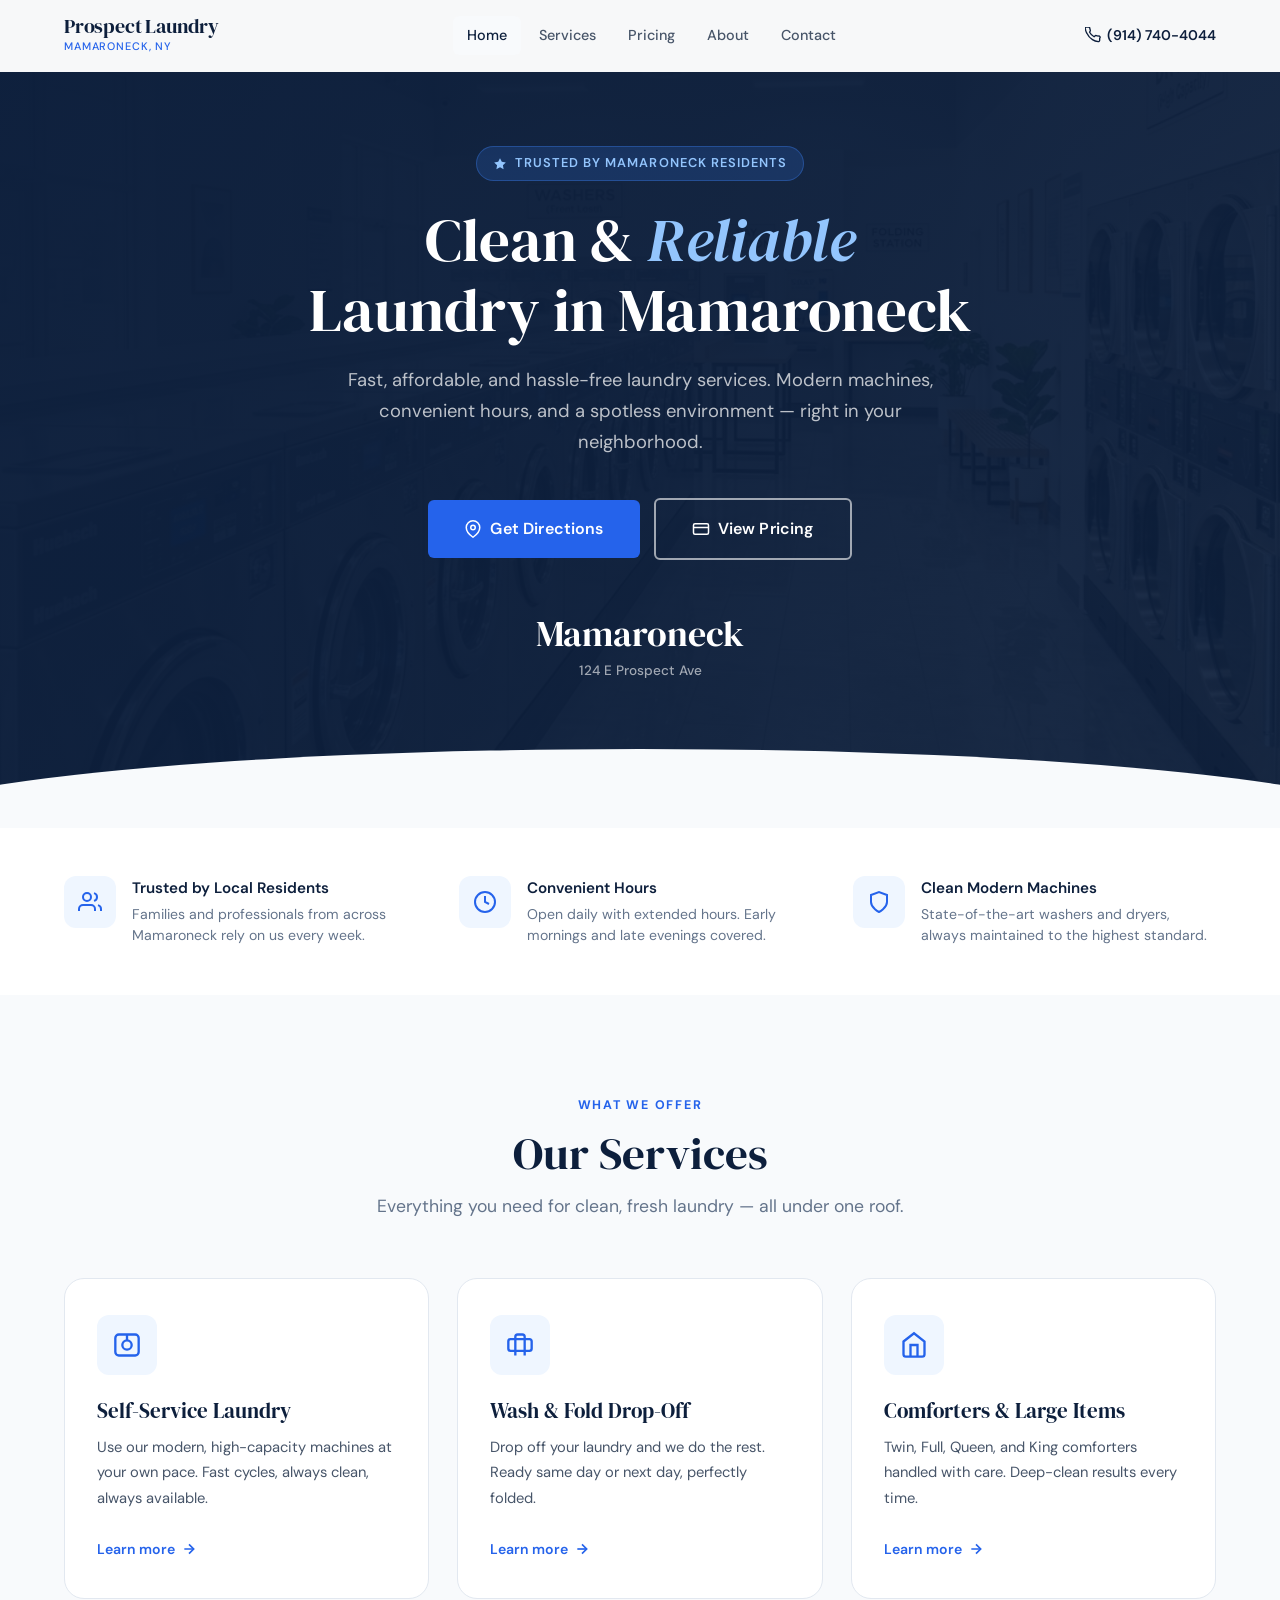
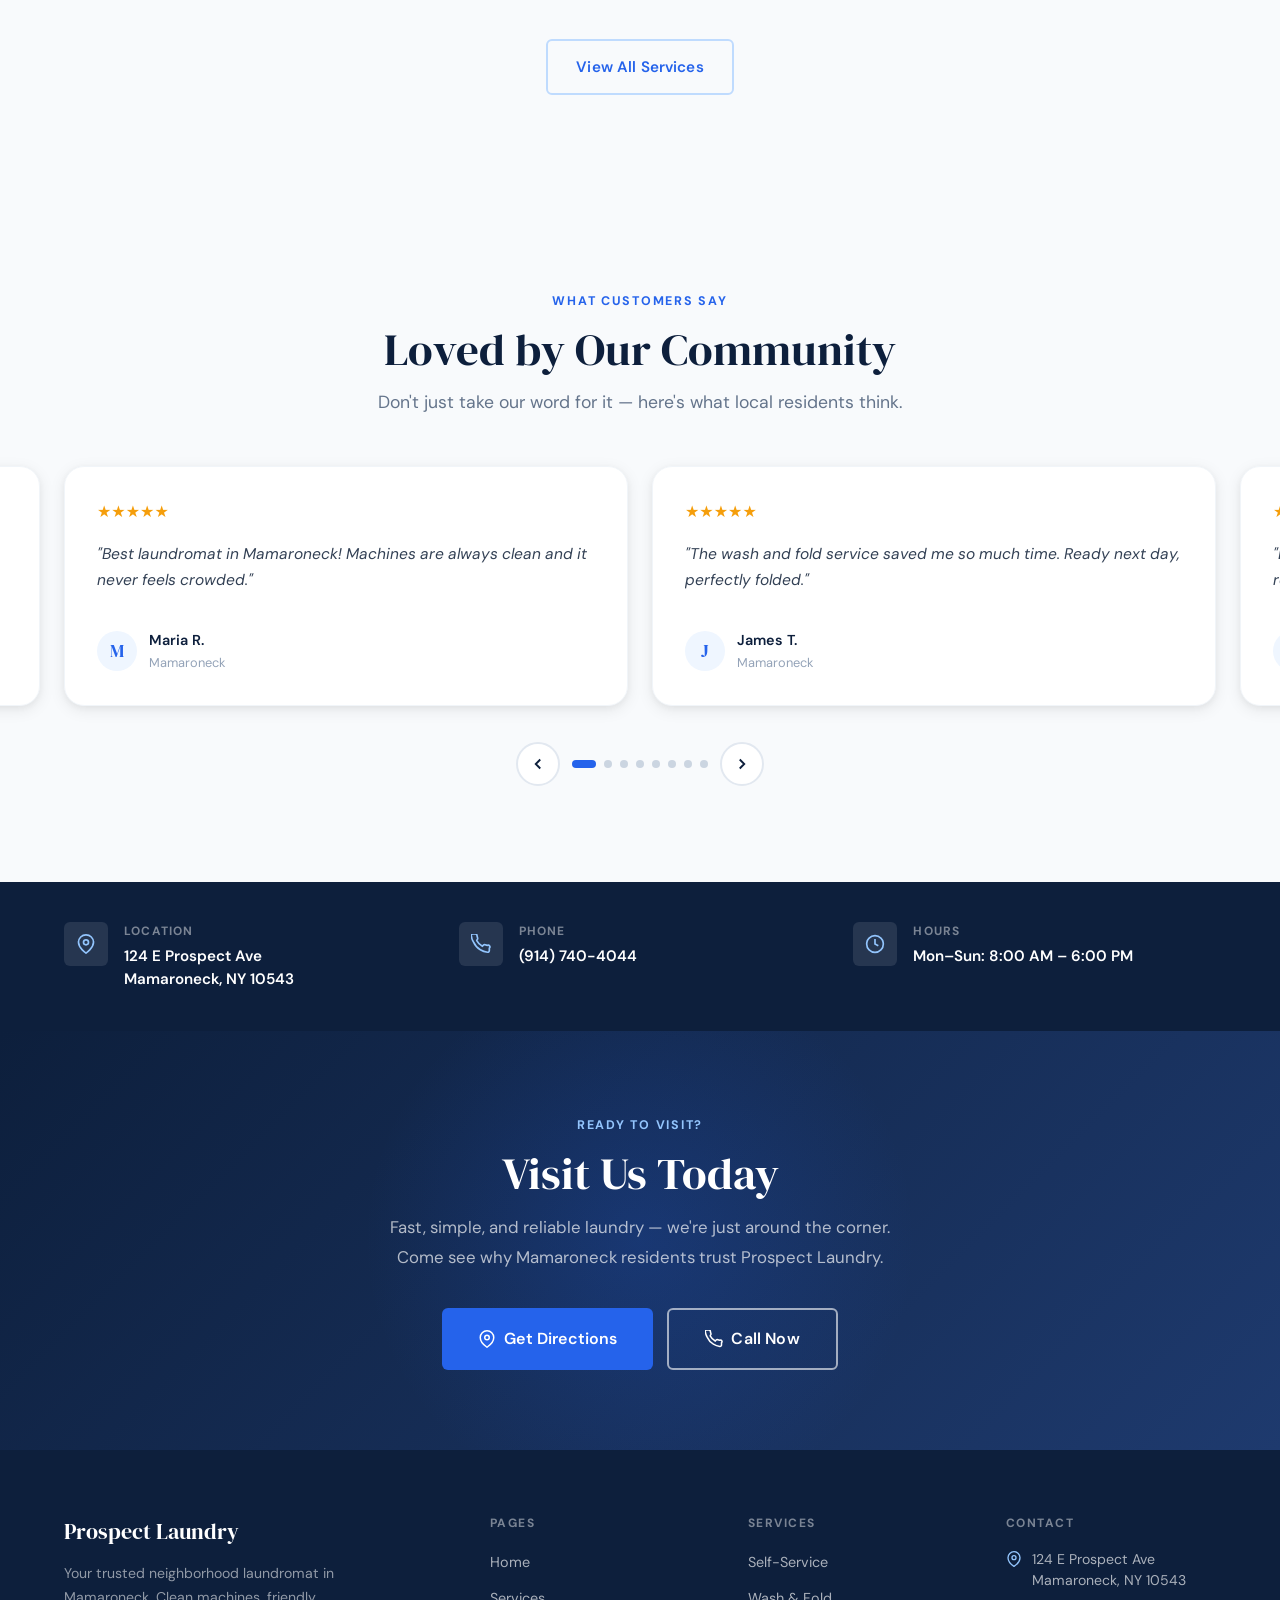
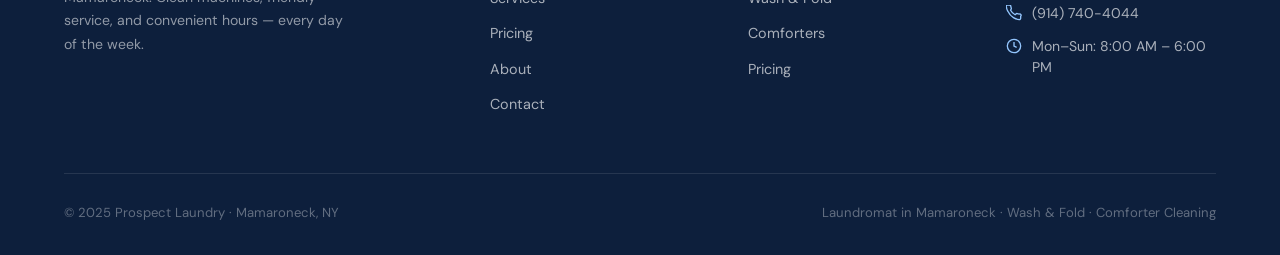
<file: index.html>
<!DOCTYPE html>
<html lang="en">
<head>
  <meta charset="UTF-8">
  <meta name="viewport" content="width=device-width, initial-scale=1.0">
  <title>Laundromat in Mamaroneck, NY | Prospect Laundry</title>
  <meta name="description" content="Prospect Laundry – clean, modern laundromat in Mamaroneck, NY. Self-service, wash &amp; fold drop-off, and comforter cleaning. Open Daily: 8:00 AM – 6:00 PM.">
  <link rel="stylesheet" href="css/styles.css">
  <link rel="icon" type="image/png" href="assets/images/favicon.png">
</head>
<body>

<a href="#main" class="skip-link" style="position:absolute; left:-10000px; top:auto; width:1px; height:1px; overflow:hidden;">Skip to content</a>

<!-- NAV -->
<header class="nav" id="main-nav">
  <div class="nav-inner">
    <a href="index.html" class="nav-brand">
      <span class="nav-brand-name">Prospect Laundry</span>
      <span class="nav-brand-tagline">Mamaroneck, NY</span>
    </a>
    <nav class="nav-links">
      <a href="index.html">Home</a>
      <a href="services.html">Services</a>
      <a href="pricing.html">Pricing</a>
      <a href="about.html">About</a>
      <a href="contact.html">Contact</a>
    </nav>
    <div class="nav-cta">
      <a href="tel:+19147404044" class="nav-phone">
        <svg viewBox="0 0 24 24" fill="none" stroke="currentColor" stroke-width="2"><path d="M22 16.92v3a2 2 0 01-2.18 2 19.79 19.79 0 01-8.63-3.07A19.5 19.5 0 013.07 9.81 19.79 19.79 0 01.22 1.18 2 2 0 012.18 0h3a2 2 0 012 1.72c.127.96.361 1.903.7 2.81a2 2 0 01-.45 2.11L6.91 7.91a16 16 0 006.72 6.72l1.28-1.27a2 2 0 012.11-.45c.907.339 1.85.573 2.81.7A2 2 0 0122 16.92z"/></svg>
        (914) 740-4044
      </a>
    </div>
    <button class="nav-hamburger" id="hamburger" aria-label="Menu">
      <span></span><span></span><span></span>
    </button>
  </div>
</header>

<!-- MOBILE NAV -->
<nav class="nav-mobile" id="mobile-menu">
  <a href="index.html">Home</a><a href="services.html">Services</a><a href="pricing.html">Pricing</a>
  <a href="about.html">About</a><a href="contact.html">Contact</a>
  <a href="tel:+19147404044" class="nav-mobile-phone" aria-label="Call (914) 740-4044">📞 (914) 740-4044</a>
</nav>

<main id="main">

<!-- HERO -->
<section class="hero gray-after">
  <div class="hero-bg" style="background-image: url('assets/images/hero.png');"></div>
  <div class="hero-overlay"></div>
  <div class="hero-content">
    <div class="hero-badge">
      <svg width="14" height="14" viewBox="0 0 24 24" fill="currentColor"><path d="M12 2L15.09 8.26L22 9.27L17 14.14L18.18 21.02L12 17.77L5.82 21.02L7 14.14L2 9.27L8.91 8.26L12 2Z"/></svg>
      Trusted by Mamaroneck residents
    </div>
    <h1>Clean &amp; <em>Reliable</em><br>Laundry in Mamaroneck</h1>
    <p class="hero-sub">Fast, affordable, and hassle-free laundry services. Modern machines, convenient hours, and a spotless environment — right in your neighborhood.</p>
    <div class="hero-actions">
      <a href="https://maps.google.com/?q=124+E+Prospect+Ave+Mamaroneck+NY" target="_blank" rel="noopener" class="btn btn-primary btn-lg" id="hero-directions">
        <svg viewBox="0 0 24 24" fill="none" stroke="currentColor" stroke-width="2"><path d="M21 10c0 7-9 13-9 13s-9-6-9-13a9 9 0 0118 0z"/><circle cx="12" cy="10" r="3"/></svg>
        Get Directions
      </a>
      <a href="pricing.html" class="btn btn-secondary btn-lg" id="hero-pricing">
        <svg viewBox="0 0 24 24" fill="none" stroke="currentColor" stroke-width="2"><rect x="2" y="5" width="20" height="14" rx="2"/><line x1="2" y1="10" x2="22" y2="10"/></svg>
        View Pricing
      </a>
    </div>
    <div class="hero-stats">
      <div class="hero-stat-item">
        <span class="hero-stat-num">Mamaroneck</span>
        <span class="hero-stat-label">124 E Prospect Ave</span>
      </div>
    </div>
  </div>
</section>

<!-- TRUST BAR -->
<section class="trust-bar">
  <div class="container">
    <div class="trust-grid">
      <div class="trust-item fade-up">
        <div class="trust-icon">
          <svg viewBox="0 0 24 24" fill="none" stroke="currentColor" stroke-width="2"><path d="M17 21v-2a4 4 0 00-4-4H5a4 4 0 00-4 4v2"/><circle cx="9" cy="7" r="4"/><path d="M23 21v-2a4 4 0 00-3-3.87"/><path d="M16 3.13a4 4 0 010 7.75"/></svg>
        </div>
        <div>
          <div class="trust-item-title">Trusted by Local Residents</div>
          <div class="trust-item-desc">Families and professionals from across Mamaroneck rely on us every week.</div>
        </div>
      </div>
      <div class="trust-item fade-up fade-up-delay-1">
        <div class="trust-icon">
          <svg viewBox="0 0 24 24" fill="none" stroke="currentColor" stroke-width="2"><circle cx="12" cy="12" r="10"/><path d="M12 6v6l4 2"/></svg>
        </div>
        <div>
          <div class="trust-item-title">Convenient Hours</div>
          <div class="trust-item-desc">Open daily with extended hours. Early mornings and late evenings covered.</div>
        </div>
      </div>
      <div class="trust-item fade-up fade-up-delay-2">
        <div class="trust-icon">
          <svg viewBox="0 0 24 24" fill="none" stroke="currentColor" stroke-width="2"><path d="M12 22s8-4 8-10V5l-8-3-8 3v7c0 6 8 10 8 10z"/></svg>
        </div>
        <div>
          <div class="trust-item-title">Clean Modern Machines</div>
          <div class="trust-item-desc">State-of-the-art washers and dryers, always maintained to the highest standard.</div>
        </div>
      </div>
    </div>
  </div>
</section>

<!-- SERVICES PREVIEW -->
<section style="background: var(--gray-50); padding: var(--section-pad) 0;">
  <div class="container">
    <div class="text-center fade-up" style="margin-bottom: 56px;">
      <span class="section-label">What We Offer</span>
      <h2 class="section-title">Our Services</h2>
      <p class="section-subtitle" style="margin-top: 12px;">Everything you need for clean, fresh laundry — all under one roof.</p>
    </div>
    <div class="services-grid">
      <div class="service-card fade-up">
        <div class="service-icon">
          <svg viewBox="0 0 24 24" fill="none" stroke="currentColor" stroke-width="2"><rect x="2" y="3" width="20" height="18" rx="3"/><circle cx="12" cy="12" r="4"/><line x1="12" y1="3" x2="12" y2="8"/></svg>
        </div>
        <h3>Self-Service Laundry</h3>
        <p>Use our modern, high-capacity machines at your own pace. Fast cycles, always clean, always available.</p>
        <a href="services.html#self-service" class="service-card-link" aria-label="Learn more about Self-Service Laundry">
          Learn more
          <svg viewBox="0 0 24 24" fill="none" stroke="currentColor" stroke-width="2.5"><line x1="5" y1="12" x2="19" y2="12"/><polyline points="12 5 19 12 12 19"/></svg>
        </a>
      </div>
      <div class="service-card fade-up fade-up-delay-1">
        <div class="service-icon">
          <svg viewBox="0 0 24 24" fill="none" stroke="currentColor" stroke-width="2"><path d="M20 7H4a2 2 0 00-2 2v6a2 2 0 002 2h16a2 2 0 002-2V9a2 2 0 00-2-2z"/><path d="M16 21V5a2 2 0 00-2-2h-4a2 2 0 00-2 2v16"/></svg>
        </div>
        <h3>Wash &amp; Fold Drop-Off</h3>
        <p>Drop off your laundry and we do the rest. Ready same day or next day, perfectly folded.</p>
        <a href="services.html#wash-fold" class="service-card-link" aria-label="Learn more about Wash and Fold Drop-Off">
          Learn more
          <svg viewBox="0 0 24 24" fill="none" stroke="currentColor" stroke-width="2.5"><line x1="5" y1="12" x2="19" y2="12"/><polyline points="12 5 19 12 12 19"/></svg>
        </a>
      </div>
      <div class="service-card fade-up fade-up-delay-2">
        <div class="service-icon">
          <svg viewBox="0 0 24 24" fill="none" stroke="currentColor" stroke-width="2"><path d="M3 9l9-7 9 7v11a2 2 0 01-2 2H5a2 2 0 01-2-2z"/><polyline points="9 22 9 12 15 12 15 22"/></svg>
        </div>
        <h3>Comforters &amp; Large Items</h3>
        <p>Twin, Full, Queen, and King comforters handled with care. Deep-clean results every time.</p>
        <a href="services.html#comforters" class="service-card-link" aria-label="Learn more about Comforters and Large Items cleaning">
          Learn more
          <svg viewBox="0 0 24 24" fill="none" stroke="currentColor" stroke-width="2.5"><line x1="5" y1="12" x2="19" y2="12"/><polyline points="12 5 19 12 12 19"/></svg>
        </a>
      </div>
    </div>
    <div style="text-align: center; margin-top: 40px;">
      <a href="services.html" class="btn btn-outline">View All Services</a>
    </div>
  </div>
</section>

<!-- REVIEWS CAROUSEL -->
<section class="reviews-section" id="reviews-carousel">
  <div class="container">
    <div class="text-center fade-up" style="margin-bottom: 48px;">
      <span class="section-label">What Customers Say</span>
      <h2 class="section-title">Loved by Our Community</h2>
      <p class="section-subtitle" style="margin-top: 12px;">Don't just take our word for it — here's what local residents think.</p>
    </div>
    <div class="carousel-container">
      <div class="carousel-wrap" id="reviews-carousel">
        <div class="carousel-track">
          <div class="review-card">
            <div class="review-stars">★★★★★</div>
            <p class="review-quote">"Best laundromat in Mamaroneck! Machines are always clean and it never feels crowded."</p>
            <div class="review-author"><div class="review-avatar">M</div><div><div class="review-name">Maria R.</div><div class="review-location">Mamaroneck</div></div></div>
          </div>
          <div class="review-card">
            <div class="review-stars">★★★★★</div>
            <p class="review-quote">"The wash and fold service saved me so much time. Ready next day, perfectly folded."</p>
            <div class="review-author"><div class="review-avatar">J</div><div><div class="review-name">James T.</div><div class="review-location">Mamaroneck</div></div></div>
          </div>
          <div class="review-card">
            <div class="review-stars">★★★★★</div>
            <p class="review-quote">"Dropped off my comforter and it came back cleaner than ever. Very reasonable price."</p>
            <div class="review-author"><div class="review-avatar">S</div><div><div class="review-name">Sofia L.</div><div class="review-location">Mamaroneck</div></div></div>
          </div>
          <div class="review-card">
            <div class="review-stars">★★★★★</div>
            <p class="review-quote">"Clean, fast, and friendly. I've been coming here for 2 years and never had a bad experience."</p>
            <div class="review-author"><div class="review-avatar">K</div><div><div class="review-name">Kevin M.</div><div class="review-location">Mamaroneck</div></div></div>
          </div>
          <div class="review-card">
            <div class="review-stars">★★★★★</div>
            <p class="review-quote">"Super convenient location. The machines are modern and the place is always spotless."</p>
            <div class="review-author"><div class="review-avatar">P</div><div><div class="review-name">Priya S.</div><div class="review-location">Mamaroneck</div></div></div>
          </div>
          <div class="review-card">
            <div class="review-stars">★★★★★</div>
            <p class="review-quote">"Used the drop-off service for the first time — amazing value. Will definitely be back."</p>
            <div class="review-author"><div class="review-avatar">D</div><div><div class="review-name">Daniel W.</div><div class="review-location">Mamaroneck</div></div></div>
          </div>
          <div class="review-card">
            <div class="review-stars">★★★★★</div>
            <p class="review-quote">"I love that they're open early. I can drop off before work and pick up after. Perfect!"</p>
            <div class="review-author"><div class="review-avatar">R</div><div><div class="review-name">Rachel H.</div><div class="review-location">Mamaroneck</div></div></div>
          </div>
          <div class="review-card">
            <div class="review-stars">★★★★★</div>
            <p class="review-quote">"Hands-down the best laundry service in the area. Highly recommend the wash &amp; fold."</p>
            <div class="review-author"><div class="review-avatar">C</div><div><div class="review-name">Carlos M.</div><div class="review-location">Mamaroneck</div></div></div>
          </div>
        </div>
      </div>
      <div class="carousel-controls">
        <button class="carousel-btn carousel-btn-prev" aria-label="Previous">
          <svg viewBox="0 0 24 24" fill="none" stroke="currentColor" stroke-width="2.5"><polyline points="15 18 9 12 15 6"/></svg>
        </button>
        <div class="carousel-dots"></div>
        <button class="carousel-btn carousel-btn-next" aria-label="Next">
          <svg viewBox="0 0 24 24" fill="none" stroke="currentColor" stroke-width="2.5"><polyline points="9 18 15 12 9 6"/></svg>
        </button>
      </div>
    </div>
  </div>
</section>

<!-- QUICK INFO BAR -->
<div class="info-bar">
  <div class="container">
    <div class="info-bar-grid">
      <div class="info-bar-item">
        <div class="info-bar-icon"><svg viewBox="0 0 24 24" fill="none" stroke="currentColor" stroke-width="2"><path d="M21 10c0 7-9 13-9 13s-9-6-9-13a9 9 0 0118 0z"/><circle cx="12" cy="10" r="3"/></svg></div>
        <div>
          <div class="info-bar-label">Location</div>
          <div class="info-bar-value">124 E Prospect Ave<br>Mamaroneck, NY 10543</div>
        </div>
      </div>
      <div class="info-bar-item">
        <div class="info-bar-icon"><svg viewBox="0 0 24 24" fill="none" stroke="currentColor" stroke-width="2"><path d="M22 16.92v3a2 2 0 01-2.18 2 19.79 19.79 0 01-8.63-3.07A19.5 19.5 0 013.07 9.81 19.79 19.79 0 01.22 1.18 2 2 0 012.18 0h3a2 2 0 012 1.72c.127.96.361 1.903.7 2.81a2 2 0 01-.45 2.11L6.91 7.91a16 16 0 006.72 6.72l1.28-1.27a2 2 0 012.11-.45c.907.339 1.85.573 2.81.7A2 2 0 0122 16.92z"/></svg></div>
        <div>
          <div class="info-bar-label">Phone</div>
          <div class="info-bar-value"><a href="tel:+19147404044">(914) 740-4044</a></div>
        </div>
      </div>
      <div class="info-bar-item">
        <div class="info-bar-icon"><svg viewBox="0 0 24 24" fill="none" stroke="currentColor" stroke-width="2"><circle cx="12" cy="12" r="10"/><polyline points="12 6 12 12 16 14"/></svg></div>
        <div>
          <div class="info-bar-label">Hours</div>
          <div class="info-bar-value">Mon–Sun: 8:00 AM – 6:00 PM</div>
        </div>
      </div>
    </div>
  </div>
</div>

<!-- CTA BANNER -->
<section class="cta-banner">
  <div class="container" style="position: relative; z-index: 2;">
    <span class="section-label" style="color: #93C5FD;">Ready to Visit?</span>
    <h2>Visit Us Today</h2>
    <p>Fast, simple, and reliable laundry — we're just around the corner.<br>Come see why Mamaroneck residents trust Prospect Laundry.</p>
    <div class="cta-banner-actions">
      <a href="https://maps.google.com/?q=124+E+Prospect+Ave+Mamaroneck+NY" target="_blank" rel="noopener" class="btn btn-primary btn-lg" id="cta-directions">
        <svg viewBox="0 0 24 24" fill="none" stroke="currentColor" stroke-width="2"><path d="M21 10c0 7-9 13-9 13s-9-6-9-13a9 9 0 0118 0z"/><circle cx="12" cy="10" r="3"/></svg>
        Get Directions
      </a>
      <a href="tel:+19147404044" class="btn btn-secondary btn-lg" id="cta-call">
        <svg viewBox="0 0 24 24" fill="none" stroke="currentColor" stroke-width="2"><path d="M22 16.92v3a2 2 0 01-2.18 2 19.79 19.79 0 01-8.63-3.07A19.5 19.5 0 013.07 9.81 19.79 19.79 0 01.22 1.18 2 2 0 012.18 0h3a2 2 0 012 1.72c.127.96.361 1.903.7 2.81a2 2 0 01-.45 2.11L6.91 7.91a16 16 0 006.72 6.72l1.28-1.27a2 2 0 012.11-.45c.907.339 1.85.573 2.81.7A2 2 0 0122 16.92z"/></svg>
        Call Now
      </a>
    </div>
  </div>
</section>

</main>

<!-- FOOTER -->
<footer class="footer">
  <div class="container">
    <div class="footer-grid">
      <div>
        <div class="footer-brand-name">Prospect Laundry</div>
        <p class="footer-brand-desc">Your trusted neighborhood laundromat in Mamaroneck. Clean machines, friendly service, and convenient hours — every day of the week.</p>
      </div>
      <div>
        <div class="footer-col-title">Pages</div>
        <ul class="footer-links">
          <li><a href="index.html">Home</a></li>
          <li><a href="services.html">Services</a></li>
          <li><a href="pricing.html">Pricing</a></li>
          <li><a href="about.html">About</a></li>
          <li><a href="contact.html">Contact</a></li>
        </ul>
      </div>
      <div>
        <div class="footer-col-title">Services</div>
        <ul class="footer-links">
          <li><a href="services.html#self-service">Self-Service</a></li>
          <li><a href="services.html#wash-fold">Wash &amp; Fold</a></li>
          <li><a href="services.html#comforters">Comforters</a></li>
          <li><a href="pricing.html">Pricing</a></li>
        </ul>
      </div>
      <div>
        <div class="footer-col-title">Contact</div>
        <div class="footer-contact-item">
          <svg viewBox="0 0 24 24" fill="none" stroke="currentColor" stroke-width="2"><path d="M21 10c0 7-9 13-9 13s-9-6-9-13a9 9 0 0118 0z"/><circle cx="12" cy="10" r="3"/></svg>
          <a href="https://maps.google.com/?q=124+E+Prospect+Ave+Mamaroneck+NY" target="_blank" rel="noopener">
            124 E Prospect Ave<br>Mamaroneck, NY 10543
          </a>
        </div>
        <div class="footer-contact-item">
          <svg viewBox="0 0 24 24" fill="none" stroke="currentColor" stroke-width="2"><path d="M22 16.92v3a2 2 0 01-2.18 2 19.79 19.79 0 01-8.63-3.07A19.5 19.5 0 013.07 9.81 19.79 19.79 0 01.22 1.18 2 2 0 012.18 0h3a2 2 0 012 1.72c.127.96.361 1.903.7 2.81a2 2 0 01-.45 2.11L6.91 7.91a16 16 0 006.72 6.72l1.28-1.27a2 2 0 012.11-.45c.907.339 1.85.573 2.81.7A2 2 0 0122 16.92z"/></svg>
          <a href="tel:+19147404044">(914) 740-4044</a>
        </div>
        <div class="footer-contact-item">
          <svg viewBox="0 0 24 24" fill="none" stroke="currentColor" stroke-width="2"><circle cx="12" cy="12" r="10"/><polyline points="12 6 12 12 16 14"/></svg>
          Mon–Sun: 8:00 AM – 6:00 PM
        </div>
      </div>
    </div>
    <div class="footer-bottom">
      <span>© 2025 Prospect Laundry · Mamaroneck, NY</span>
      <span>Laundromat in Mamaroneck · Wash &amp; Fold · Comforter Cleaning</span>
    </div>
  </div>
</footer>

<script src="js/main.js"></script>
</body>
</html>
</file>
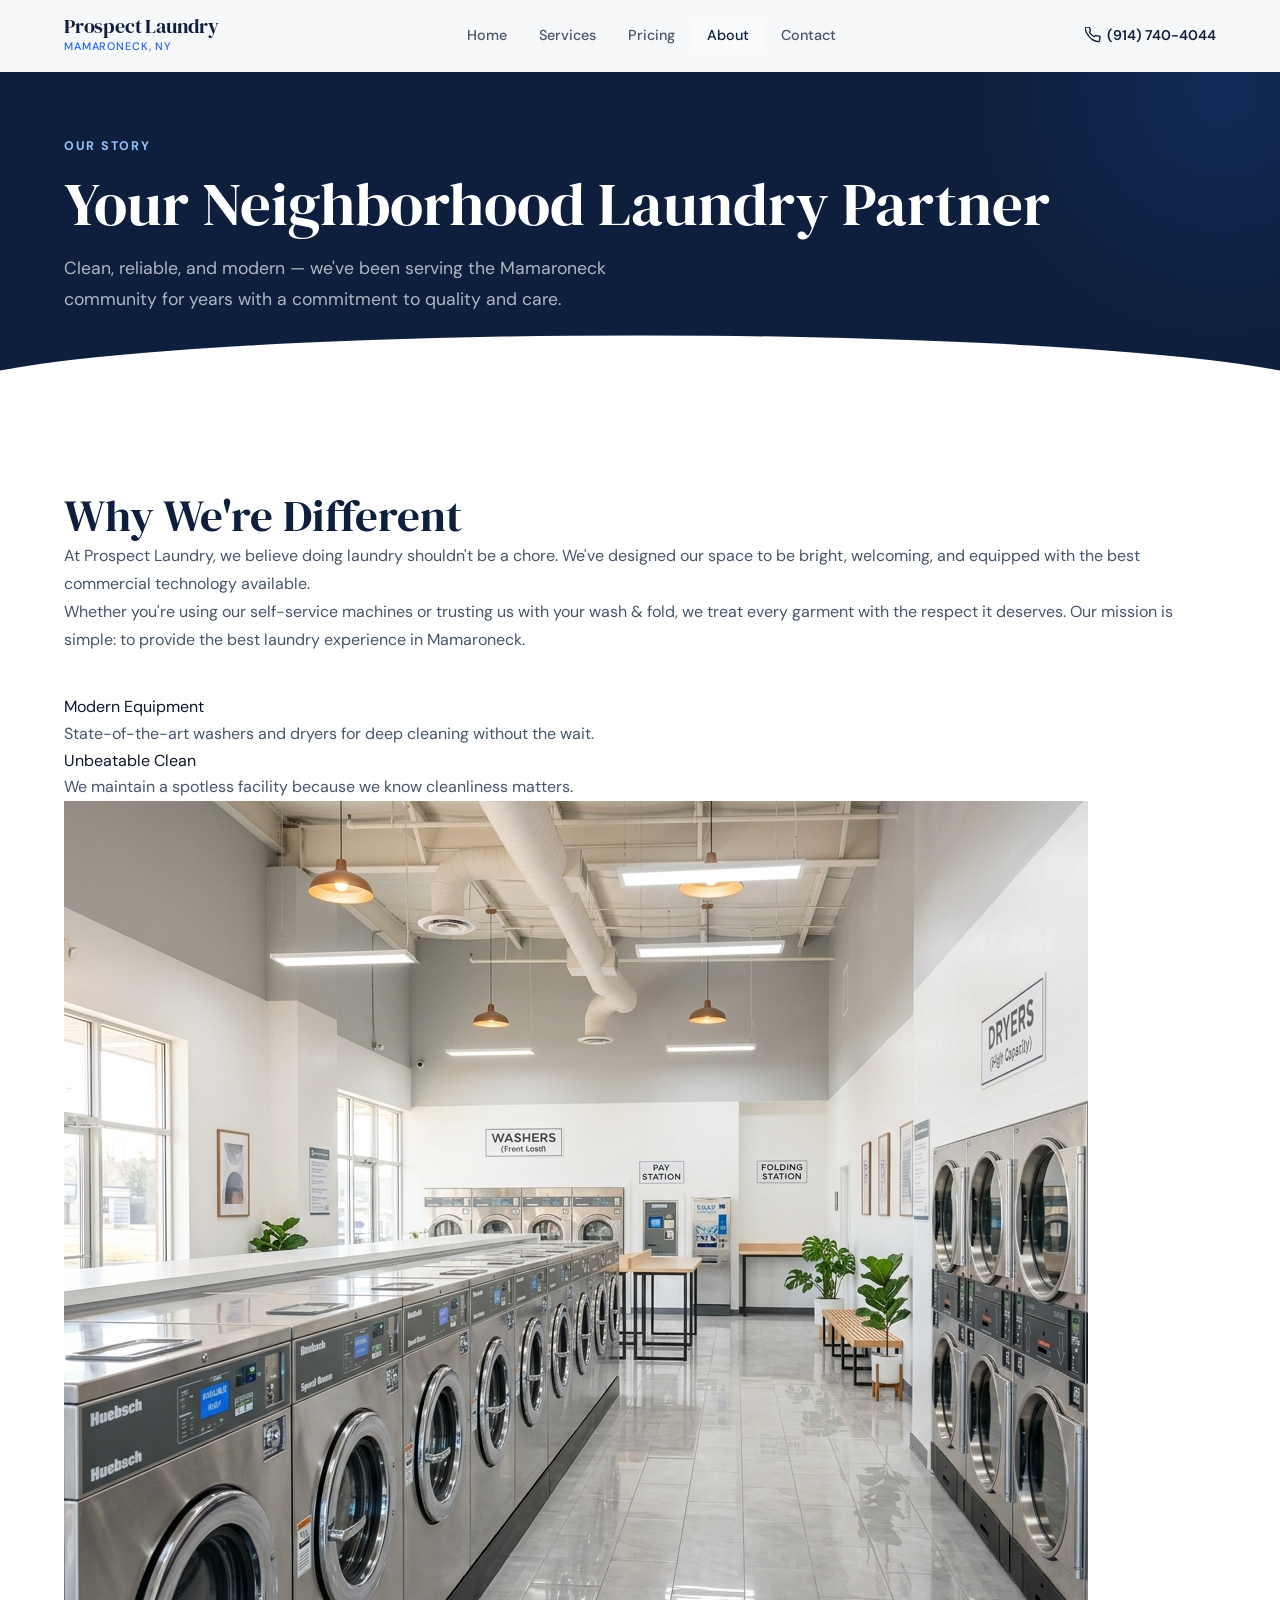
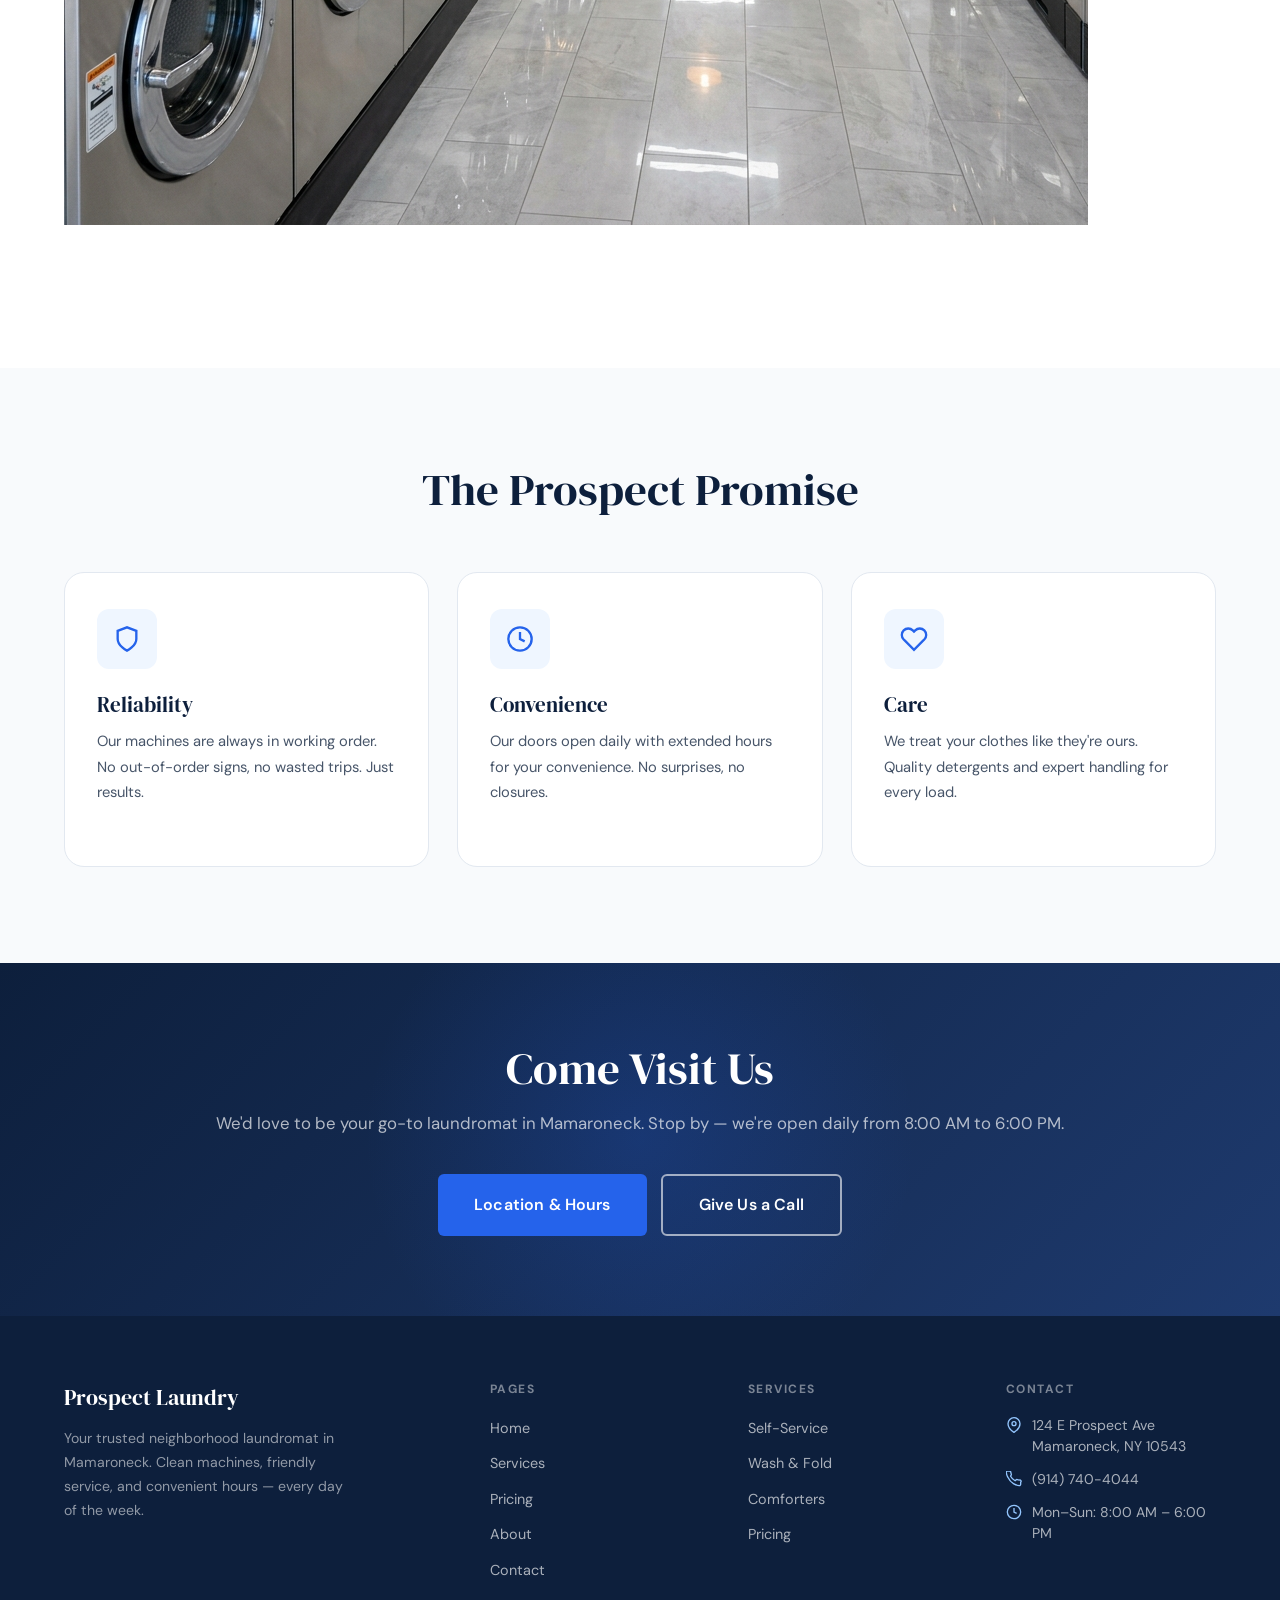
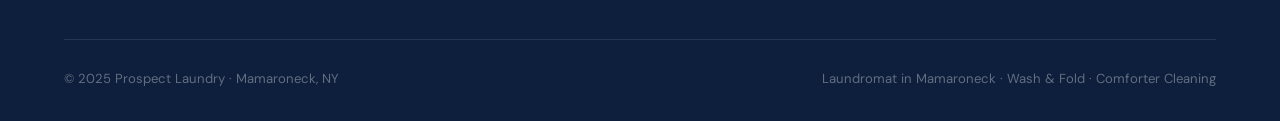
<file: about.html>
<!DOCTYPE html>
<html lang="en">
<head>
  <meta charset="UTF-8">
  <meta name="viewport" content="width=device-width, initial-scale=1.0">
  <title>About Us | Prospect Laundry – The Best Laundromat in Mamaroneck</title>
  <meta name="description" content="Learn about Prospect Laundry in Mamaroneck, NY. Family-owned, community-focused, and committed to providing the cleanest, most reliable laundry service in the area.">
  <link rel="stylesheet" href="css/styles.css">
  <link rel="icon" type="image/png" href="assets/images/favicon.png">
</head>
<body>

<a href="#main" class="skip-link" style="position:absolute; left:-10000px; top:auto; width:1px; height:1px; overflow:hidden;">Skip to content</a>

<!-- NAV -->
<header class="nav" id="main-nav">
  <div class="nav-inner">
    <a href="index.html" class="nav-brand">
      <span class="nav-brand-name">Prospect Laundry</span>
      <span class="nav-brand-tagline">Mamaroneck, NY</span>
    </a>
    <nav class="nav-links">
      <a href="index.html">Home</a><a href="services.html">Services</a><a href="pricing.html">Pricing</a>
      <a href="about.html">About</a><a href="contact.html">Contact</a>
    </nav>
    <div class="nav-cta">
      <a href="tel:+19147404044" class="nav-phone">
        <svg viewBox="0 0 24 24" fill="none" stroke="currentColor" stroke-width="2"><path d="M22 16.92v3a2 2 0 01-2.18 2 19.79 19.79 0 01-8.63-3.07A19.5 19.5 0 013.07 9.81 19.79 19.79 0 01.22 1.18 2 2 0 012.18 0h3a2 2 0 012 1.72c.127.96.361 1.903.7 2.81a2 2 0 01-.45 2.11L6.91 7.91a16 16 0 006.72 6.72l1.28-1.27a2 2 0 012.11-.45c.907.339 1.85.573 2.81.7A2 2 0 0122 16.92z"/></svg>
        (914) 740-4044
      </a>
    </div>
    <button class="nav-hamburger" id="hamburger" aria-label="Menu"><span></span><span></span><span></span></button>
  </div>
</header>
<nav class="nav-mobile" id="mobile-menu">
  <a href="index.html">Home</a><a href="services.html">Services</a><a href="pricing.html">Pricing</a>
  <a href="about.html">About</a><a href="contact.html">Contact</a>
  <a href="tel:+19147404044" class="nav-mobile-phone" aria-label="Call (914) 740-4044">📞 (914) 740-4044</a>
</nav>

<main id="main">

<!-- PAGE HERO -->
<section class="page-hero">
  <div class="container page-hero-content">
    <span class="section-label" style="color:#93C5FD;">Our Story</span>
    <h1>Your Neighborhood Laundry Partner</h1>
    <p>Clean, reliable, and modern — we've been serving the Mamaroneck community for years with a commitment to quality and care.</p>
  </div>
</section>

<!-- ABOUT CONTENT -->
<section style="padding: var(--section-pad) 0;">
  <div class="container">
    <div class="about-grid">
      <div class="about-text fade-up">
        <h2 class="section-title">Why We're Different</h2>
        <p>At Prospect Laundry, we believe doing laundry shouldn't be a chore. We've designed our space to be bright, welcoming, and equipped with the best commercial technology available.</p>
        <p>Whether you're using our self-service machines or trusting us with your wash &amp; fold, we treat every garment with the respect it deserves. Our mission is simple: to provide the best laundry experience in Mamaroneck.</p>
        
        <div class="about-stats-grid" style="margin-top:40px;">
          <div class="about-stat-item">
            <span class="about-stat-title">Modern Equipment</span>
            <p>State-of-the-art washers and dryers for deep cleaning without the wait.</p>
          </div>
          <div class="about-stat-item">
            <span class="about-stat-title">Unbeatable Clean</span>
            <p>We maintain a spotless facility because we know cleanliness matters.</p>
          </div>
        </div>
      </div>
      <div class="about-image-side fade-up fade-up-delay-1">
        <div class="about-image-wrap">
          <img src="assets/images/hero.png" alt="Inside Prospect Laundry in Mamaroneck" loading="lazy">
          <div class="about-img-stat">
            <span class="about-img-stat-num">Daily</span>
            <span class="about-img-stat-label">Extended Hours</span>
          </div>
        </div>
      </div>
    </div>
  </div>
</section>

<!-- VALUES -->
<section style="background: var(--gray-50); padding: var(--section-pad) 0;">
  <div class="container">
    <div class="text-center fade-up" style="margin-bottom: 56px;">
      <h2 class="section-title">The Prospect Promise</h2>
    </div>
    <div class="services-grid">
      <div class="service-card fade-up">
        <div class="service-icon" style="background: var(--blue-pale); color: var(--blue);">
          <svg viewBox="0 0 24 24" fill="none" stroke="currentColor" stroke-width="2"><path d="M12 22s8-4 8-10V5l-8-3-8 3v7c0 6 8 10 8 10z"/></svg>
        </div>
        <h3>Reliability</h3>
        <p>Our machines are always in working order. No out-of-order signs, no wasted trips. Just results.</p>
      </div>
      <div class="service-card fade-up fade-up-delay-1">
        <div class="service-icon" style="background: var(--blue-pale); color: var(--blue);">
          <svg viewBox="0 0 24 24" fill="none" stroke="currentColor" stroke-width="2"><circle cx="12" cy="12" r="10"/><path d="M12 6v6l4 2"/></svg>
        </div>
        <h3>Convenience</h3>
        <p>Our doors open daily with extended hours for your convenience. No surprises, no closures.</p>
      </div>
      <div class="service-card fade-up fade-up-delay-2">
        <div class="service-icon" style="background: var(--blue-pale); color: var(--blue);">
          <svg viewBox="0 0 24 24" fill="none" stroke="currentColor" stroke-width="2"><path d="M20.84 4.61a5.5 5.5 0 00-7.78 0L12 5.67l-1.06-1.06a5.5 5.5 0 00-7.78 7.78l1.06 1.06L12 21.23l7.78-7.78 1.06-1.06a5.5 5.5 0 000-7.78z"/></svg>
        </div>
        <h3>Care</h3>
        <p>We treat your clothes like they're ours. Quality detergents and expert handling for every load.</p>
      </div>
    </div>
  </div>
</section>

<!-- CTA -->
<section class="cta-banner">
  <div class="container" style="position:relative;z-index:2;">
    <h2>Come Visit Us</h2>
    <p>We'd love to be your go-to laundromat in Mamaroneck. Stop by — we're open daily from 8:00 AM to 6:00 PM.</p>
    <div class="cta-banner-actions">
      <a href="contact.html" class="btn btn-primary btn-lg">Location &amp; Hours</a>
      <a href="tel:+19147404044" class="btn btn-secondary btn-lg">Give Us a Call</a>
    </div>
  </div>
</section>

</main>

<!-- FOOTER -->
<footer class="footer">
  <div class="container">
    <div class="footer-grid">
      <div>
        <div class="footer-brand-name">Prospect Laundry</div>
        <p class="footer-brand-desc">Your trusted neighborhood laundromat in Mamaroneck. Clean machines, friendly service, and convenient hours — every day of the week.</p>
      </div>
      <div>
        <div class="footer-col-title">Pages</div>
        <ul class="footer-links">
          <li><a href="index.html">Home</a></li>
          <li><a href="services.html">Services</a></li>
          <li><a href="pricing.html">Pricing</a></li>
          <li><a href="about.html">About</a></li>
          <li><a href="contact.html">Contact</a></li>
        </ul>
      </div>
      <div>
        <div class="footer-col-title">Services</div>
        <ul class="footer-links">
          <li><a href="services.html#self-service">Self-Service</a></li>
          <li><a href="services.html#wash-fold">Wash &amp; Fold</a></li>
          <li><a href="services.html#comforters">Comforters</a></li>
          <li><a href="pricing.html">Pricing</a></li>
        </ul>
      </div>
      <div>
        <div class="footer-col-title">Contact</div>
        <div class="footer-contact-item">
          <svg viewBox="0 0 24 24" fill="none" stroke="currentColor" stroke-width="2"><path d="M21 10c0 7-9 13-9 13s-9-6-9-13a9 9 0 0118 0z"/><circle cx="12" cy="10" r="3"/></svg>
          <a href="https://maps.google.com/?q=124+E+Prospect+Ave+Mamaroneck+NY" target="_blank" rel="noopener">
            124 E Prospect Ave<br>Mamaroneck, NY 10543
          </a>
        </div>
        <div class="footer-contact-item">
          <svg viewBox="0 0 24 24" fill="none" stroke="currentColor" stroke-width="2"><path d="M22 16.92v3a2 2 0 01-2.18 2 19.79 19.79 0 01-8.63-3.07A19.5 19.5 0 013.07 9.81 19.79 19.79 0 01.22 1.18 2 2 0 012.18 0h3a2 2 0 012 1.72c.127.96.361 1.903.7 2.81a2 2 0 01-.45 2.11L6.91 7.91a16 16 0 006.72 6.72l1.28-1.27a2 2 0 012.11-.45c.907.339 1.85.573 2.81.7A2 2 0 0122 16.92z"/></svg>
          <a href="tel:+19147404044">(914) 740-4044</a>
        </div>
        <div class="footer-contact-item">
          <svg viewBox="0 0 24 24" fill="none" stroke="currentColor" stroke-width="2"><circle cx="12" cy="12" r="10"/><polyline points="12 6 12 12 16 14"/></svg>
          Mon–Sun: 8:00 AM – 6:00 PM
        </div>
      </div>
    </div>
    <div class="footer-bottom">
      <span>© 2025 Prospect Laundry · Mamaroneck, NY</span>
      <span>Laundromat in Mamaroneck · Wash &amp; Fold · Comforter Cleaning</span>
    </div>
  </div>
</footer>

<script src="js/main.js"></script>
</body>
</html>
</file>
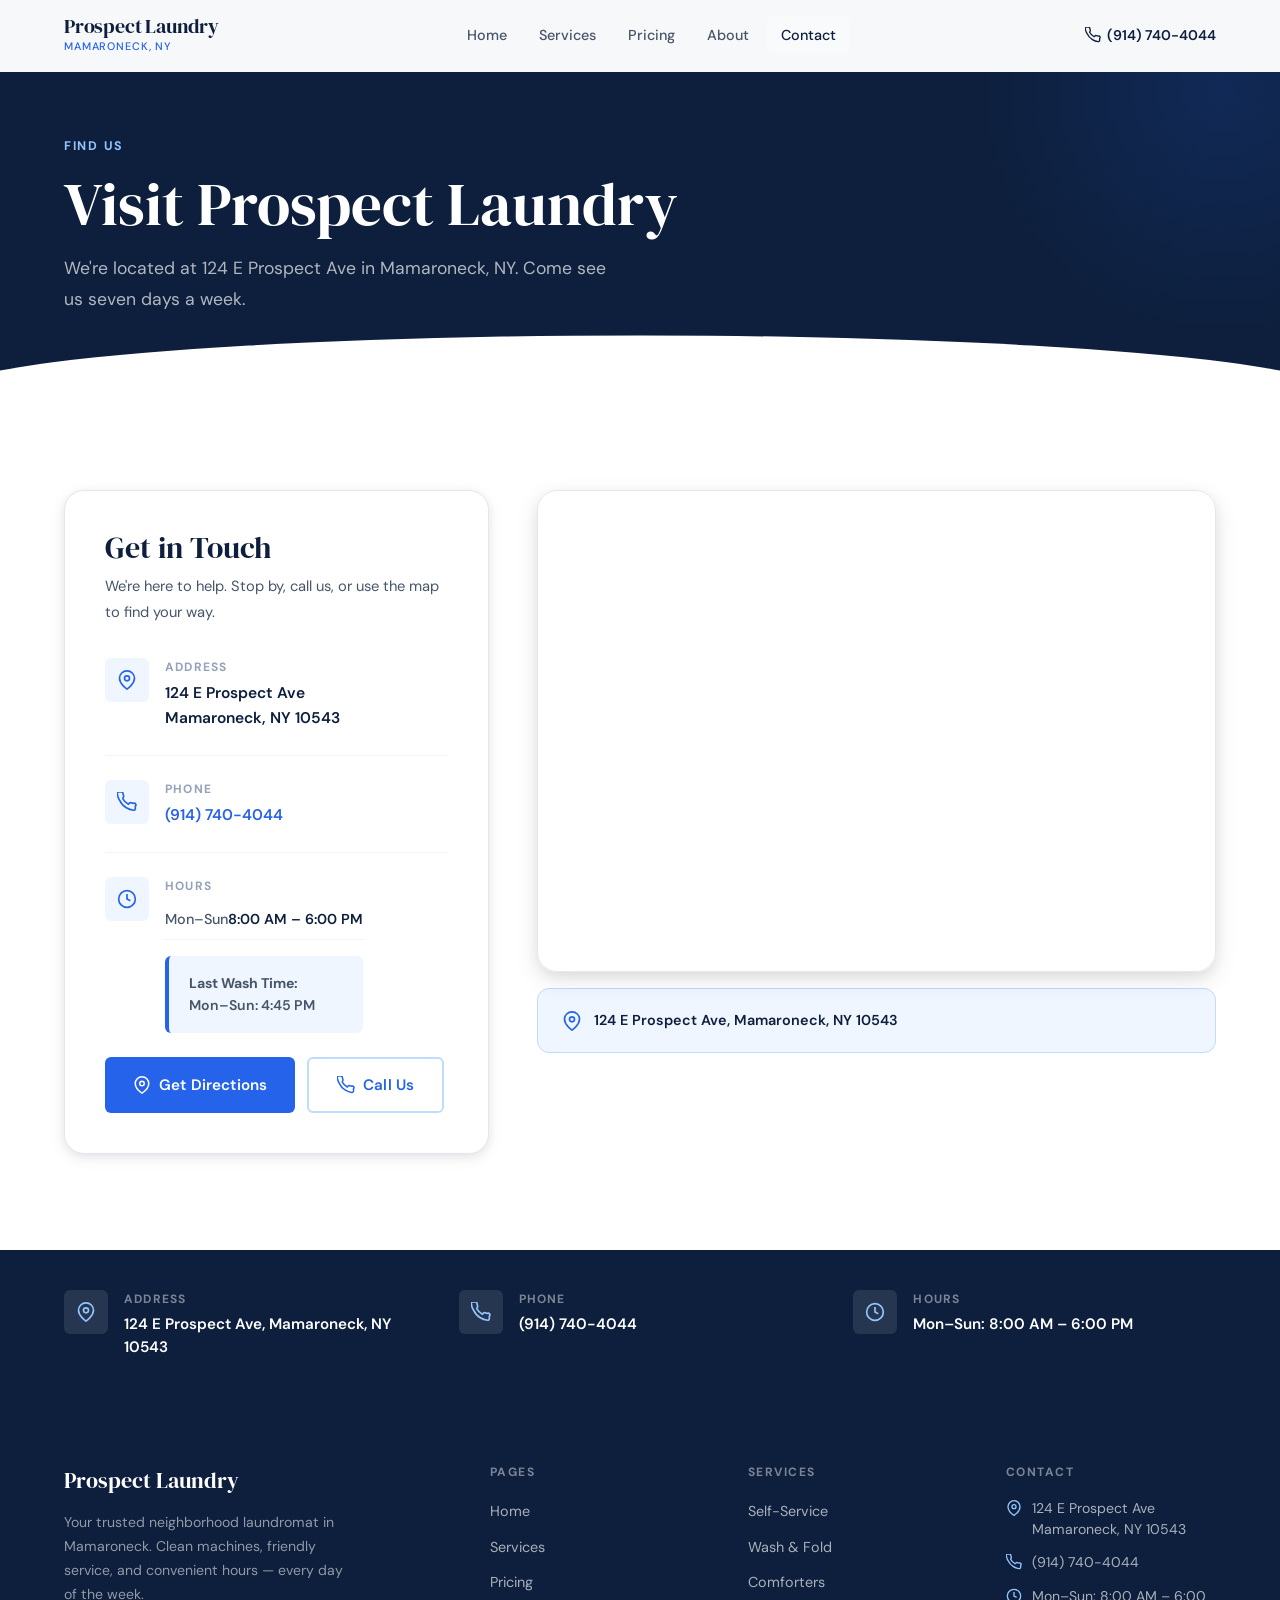
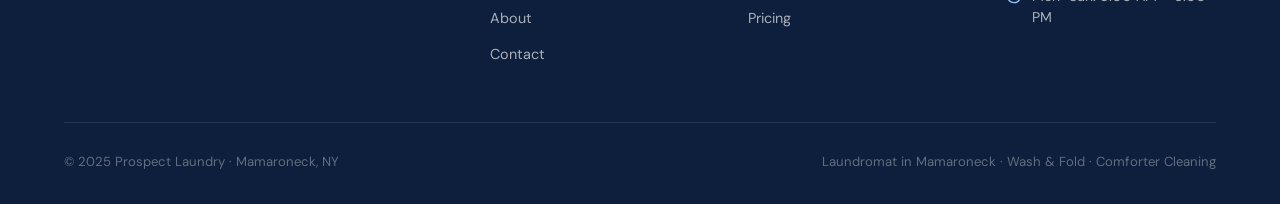
<file: contact.html>
<!DOCTYPE html>
<html lang="en">
<head>
  <meta charset="UTF-8">
  <meta name="viewport" content="width=device-width, initial-scale=1.0">
  <title>Contact &amp; Location | Prospect Laundry – Mamaroneck, NY</title>
  <meta name="description" content="Find Prospect Laundry at 124 E Prospect Ave, Mamaroneck, NY. Call (914) 740-4044. Open Daily: 8:00 AM – 6:00 PM. Get directions now.">
  <link rel="stylesheet" href="css/styles.css">
  <link rel="icon" type="image/png" href="assets/images/favicon.png">
</head>
<body>

<a href="#main" class="skip-link" style="position:absolute; left:-10000px; top:auto; width:1px; height:1px; overflow:hidden;">Skip to content</a>

<!-- NAV -->
<header class="nav" id="main-nav">
  <div class="nav-inner">
    <a href="index.html" class="nav-brand">
      <span class="nav-brand-name">Prospect Laundry</span>
      <span class="nav-brand-tagline">Mamaroneck, NY</span>
    </a>
    <nav class="nav-links">
      <a href="index.html">Home</a><a href="services.html">Services</a><a href="pricing.html">Pricing</a>
      <a href="about.html">About</a><a href="contact.html">Contact</a>
    </nav>
    <div class="nav-cta">
      <a href="tel:+19147404044" class="nav-phone">
        <svg viewBox="0 0 24 24" fill="none" stroke="currentColor" stroke-width="2"><path d="M22 16.92v3a2 2 0 01-2.18 2 19.79 19.79 0 01-8.63-3.07A19.5 19.5 0 013.07 9.81 19.79 19.79 0 01.22 1.18 2 2 0 012.18 0h3a2 2 0 012 1.72c.127.96.361 1.903.7 2.81a2 2 0 01-.45 2.11L6.91 7.91a16 16 0 006.72 6.72l1.28-1.27a2 2 0 012.11-.45c.907.339 1.85.573 2.81.7A2 2 0 0122 16.92z"/></svg>
        (914) 740-4044
      </a>
    </div>
    <button class="nav-hamburger" id="hamburger" aria-label="Menu"><span></span><span></span><span></span></button>
  </div>
</header>
<nav class="nav-mobile" id="mobile-menu">
  <a href="index.html">Home</a><a href="services.html">Services</a><a href="pricing.html">Pricing</a>
  <a href="about.html">About</a><a href="contact.html">Contact</a>
  <a href="tel:+19147404044" class="nav-mobile-phone" aria-label="Call (914) 740-4044">📞 (914) 740-4044</a>
</nav>

<main id="main">

<!-- PAGE HERO -->
<section class="page-hero">
  <div class="container page-hero-content">
    <span class="section-label" style="color:#93C5FD;">Find Us</span>
    <h1>Visit Prospect Laundry</h1>
    <p>We're located at 124 E Prospect Ave in Mamaroneck, NY. Come see us seven days a week.</p>
  </div>
</section>

<!-- CONTACT SECTION -->
<section style="padding: var(--section-pad) 0;">
  <div class="container">
    <div class="contact-grid">

      <!-- Info Panel -->
      <div>
        <div class="contact-info-card fade-up">
          <h2>Get in Touch</h2>
          <p>We're here to help. Stop by, call us, or use the map to find your way.</p>

          <ul class="contact-info-list">
            <li class="contact-info-item">
              <div class="contact-info-icon">
                <svg viewBox="0 0 24 24" fill="none" stroke="currentColor" stroke-width="2"><path d="M21 10c0 7-9 13-9 13s-9-6-9-13a9 9 0 0118 0z"/><circle cx="12" cy="10" r="3"/></svg>
              </div>
              <div>
                <div class="contact-info-label">Address</div>
                <div class="contact-info-value">124 E Prospect Ave<br>Mamaroneck, NY 10543</div>
              </div>
            </li>
            <li class="contact-info-item">
              <div class="contact-info-icon">
                <svg viewBox="0 0 24 24" fill="none" stroke="currentColor" stroke-width="2"><path d="M22 16.92v3a2 2 0 01-2.18 2 19.79 19.79 0 01-8.63-3.07A19.5 19.5 0 013.07 9.81 19.79 19.79 0 01.22 1.18 2 2 0 012.18 0h3a2 2 0 012 1.72c.127.96.361 1.903.7 2.81a2 2 0 01-.45 2.11L6.91 7.91a16 16 0 006.72 6.72l1.28-1.27a2 2 0 012.11-.45c.907.339 1.85.573 2.81.7A2 2 0 0122 16.92z"/></svg>
              </div>
              <div>
                <div class="contact-info-label">Phone</div>
                <div class="contact-info-value"><a href="tel:+19147404044">(914) 740-4044</a></div>
              </div>
            </li>
            <li class="contact-info-item">
              <div class="contact-info-icon">
                <svg viewBox="0 0 24 24" fill="none" stroke="currentColor" stroke-width="2"><circle cx="12" cy="12" r="10"/><polyline points="12 6 12 12 16 14"/></svg>
              </div>
              <div>
                <div class="contact-info-label">Hours</div>
                <div class="contact-info-value">
                  <div class="hours-table">
                    <div class="hours-row">
                      <span class="hours-day">Mon–Sun</span>
                      <span class="hours-time">8:00 AM – 6:00 PM</span>
                    </div>
                    <div class="pricing-note mt-16">
                      <strong>Last Wash Time:</strong><br>
                      Mon–Sun: 4:45 PM
                    </div>
                  </div>
                </div>
              </div>
            </li>
          </ul>

          <div class="contact-cta-bar">
            <a href="https://maps.google.com/?q=124+E+Prospect+Ave+Mamaroneck+NY" target="_blank" rel="noopener" class="btn btn-primary" id="contact-directions">
              <svg viewBox="0 0 24 24" fill="none" stroke="currentColor" stroke-width="2"><path d="M21 10c0 7-9 13-9 13s-9-6-9-13a9 9 0 0118 0z"/><circle cx="12" cy="10" r="3"/></svg>
              Get Directions
            </a>
            <a href="tel:+19147404044" class="btn btn-outline" id="contact-call">
              <svg viewBox="0 0 24 24" fill="none" stroke="currentColor" stroke-width="2"><path d="M22 16.92v3a2 2 0 01-2.18 2 19.79 19.79 0 01-8.63-3.07A19.5 19.5 0 013.07 9.81 19.79 19.79 0 01.22 1.18 2 2 0 012.18 0h3a2 2 0 012 1.72c.127.96.361 1.903.7 2.81a2 2 0 01-.45 2.11L6.91 7.91a16 16 0 006.72 6.72l1.28-1.27a2 2 0 012.11-.45c.907.339 1.85.573 2.81.7A2 2 0 0122 16.92z"/></svg>
              Call Us
            </a>
          </div>
        </div>
      </div>

      <!-- Map -->
      <div>
        <div class="contact-map fade-up fade-up-delay-1">
          <iframe
            src="https://www.google.com/maps/embed?pb=!1m18!1m12!1m3!1d3009.876!2d-73.7349!3d40.9441!2m3!1f0!2f0!3f0!3m2!1i1024!2i768!4f13.1!3m3!1m2!1s0x89c2803b5f5f5f5f%3A0x0!2s124+E+Prospect+Ave%2C+Mamaroneck%2C+NY+10543!5e0!3m2!1sen!2sus!4v1"
            width="100%"
            height="480"
            style="border:0;"
            allowfullscreen=""
            loading="lazy"
            referrerpolicy="no-referrer-when-downgrade"
            title="Prospect Laundry location map – 124 E Prospect Ave, Mamaroneck, NY">
          </iframe>
        </div>
        <div style="margin-top:16px; padding: 20px 24px; background: var(--blue-pale); border-radius: var(--radius); border: 1px solid var(--blue-border); display:flex; align-items:center; gap:12px;">
          <svg width="20" height="20" viewBox="0 0 24 24" fill="none" stroke="var(--blue)" stroke-width="2"><path d="M21 10c0 7-9 13-9 13s-9-6-9-13a9 9 0 0118 0z"/><circle cx="12" cy="10" r="3"/></svg>
          <span style="font-size:0.9rem; font-weight:600; color:var(--navy);">124 E Prospect Ave, Mamaroneck, NY 10543</span>
        </div>
      </div>

    </div>
  </div>
</section>

<!-- QUICK INFO BAR -->
<div class="info-bar">
  <div class="container">
    <div class="info-bar-grid">
      <div class="info-bar-item">
        <div class="info-bar-icon"><svg viewBox="0 0 24 24" fill="none" stroke="currentColor" stroke-width="2"><path d="M21 10c0 7-9 13-9 13s-9-6-9-13a9 9 0 0118 0z"/><circle cx="12" cy="10" r="3"/></svg></div>
        <div>
          <div class="info-bar-label">Address</div>
          <div class="info-bar-value">124 E Prospect Ave, Mamaroneck, NY 10543</div>
        </div>
      </div>
      <div class="info-bar-item">
        <div class="info-bar-icon"><svg viewBox="0 0 24 24" fill="none" stroke="currentColor" stroke-width="2"><path d="M22 16.92v3a2 2 0 01-2.18 2 19.79 19.79 0 01-8.63-3.07A19.5 19.5 0 013.07 9.81 19.79 19.79 0 01.22 1.18 2 2 0 012.18 0h3a2 2 0 012 1.72c.127.96.361 1.903.7 2.81a2 2 0 01-.45 2.11L6.91 7.91a16 16 0 006.72 6.72l1.28-1.27a2 2 0 012.11-.45c.907.339 1.85.573 2.81.7A2 2 0 0122 16.92z"/></svg></div>
        <div>
          <div class="info-bar-label">Phone</div>
          <div class="info-bar-value"><a href="tel:+19147404044">(914) 740-4044</a></div>
        </div>
      </div>
      <div class="info-bar-item">
        <div class="info-bar-icon"><svg viewBox="0 0 24 24" fill="none" stroke="currentColor" stroke-width="2"><circle cx="12" cy="12" r="10"/><polyline points="12 6 12 12 16 14"/></svg></div>
        <div>
          <div class="info-bar-label">Hours</div>
          <div class="info-bar-value">Mon–Sun: 8:00 AM – 6:00 PM</div>
        </div>
      </div>
    </div>
  </div>
</div>

</main>

<!-- FOOTER -->
<footer class="footer">
  <div class="container">
    <div class="footer-grid">
      <div>
        <div class="footer-brand-name">Prospect Laundry</div>
        <p class="footer-brand-desc">Your trusted neighborhood laundromat in Mamaroneck. Clean machines, friendly service, and convenient hours — every day of the week.</p>
      </div>
      <div>
        <div class="footer-col-title">Pages</div>
        <ul class="footer-links">
          <li><a href="index.html">Home</a></li>
          <li><a href="services.html">Services</a></li>
          <li><a href="pricing.html">Pricing</a></li>
          <li><a href="about.html">About</a></li>
          <li><a href="contact.html">Contact</a></li>
        </ul>
      </div>
      <div>
        <div class="footer-col-title">Services</div>
        <ul class="footer-links">
          <li><a href="services.html#self-service">Self-Service</a></li>
          <li><a href="services.html#wash-fold">Wash &amp; Fold</a></li>
          <li><a href="services.html#comforters">Comforters</a></li>
          <li><a href="pricing.html">Pricing</a></li>
        </ul>
      </div>
      <div>
        <div class="footer-col-title">Contact</div>
        <div class="footer-contact-item">
          <svg viewBox="0 0 24 24" fill="none" stroke="currentColor" stroke-width="2"><path d="M21 10c0 7-9 13-9 13s-9-6-9-13a9 9 0 0118 0z"/><circle cx="12" cy="10" r="3"/></svg>
          <a href="https://maps.google.com/?q=124+E+Prospect+Ave+Mamaroneck+NY" target="_blank" rel="noopener">
            124 E Prospect Ave<br>Mamaroneck, NY 10543
          </a>
        </div>
        <div class="footer-contact-item">
          <svg viewBox="0 0 24 24" fill="none" stroke="currentColor" stroke-width="2"><path d="M22 16.92v3a2 2 0 01-2.18 2 19.79 19.79 0 01-8.63-3.07A19.5 19.5 0 013.07 9.81 19.79 19.79 0 01.22 1.18 2 2 0 012.18 0h3a2 2 0 012 1.72c.127.96.361 1.903.7 2.81a2 2 0 01-.45 2.11L6.91 7.91a16 16 0 006.72 6.72l1.28-1.27a2 2 0 012.11-.45c.907.339 1.85.573 2.81.7A2 2 0 0122 16.92z"/></svg>
          <a href="tel:+19147404044">(914) 740-4044</a>
        </div>
        <div class="footer-contact-item">
          <svg viewBox="0 0 24 24" fill="none" stroke="currentColor" stroke-width="2"><circle cx="12" cy="12" r="10"/><polyline points="12 6 12 12 16 14"/></svg>
          Mon–Sun: 8:00 AM – 6:00 PM
        </div>
      </div>
    </div>
    <div class="footer-bottom">
      <span>© 2025 Prospect Laundry · Mamaroneck, NY</span>
      <span>Laundromat in Mamaroneck · Wash &amp; Fold · Comforter Cleaning</span>
    </div>
  </div>
</footer>

<script src="js/main.js"></script>
</body>
</html>
</file>
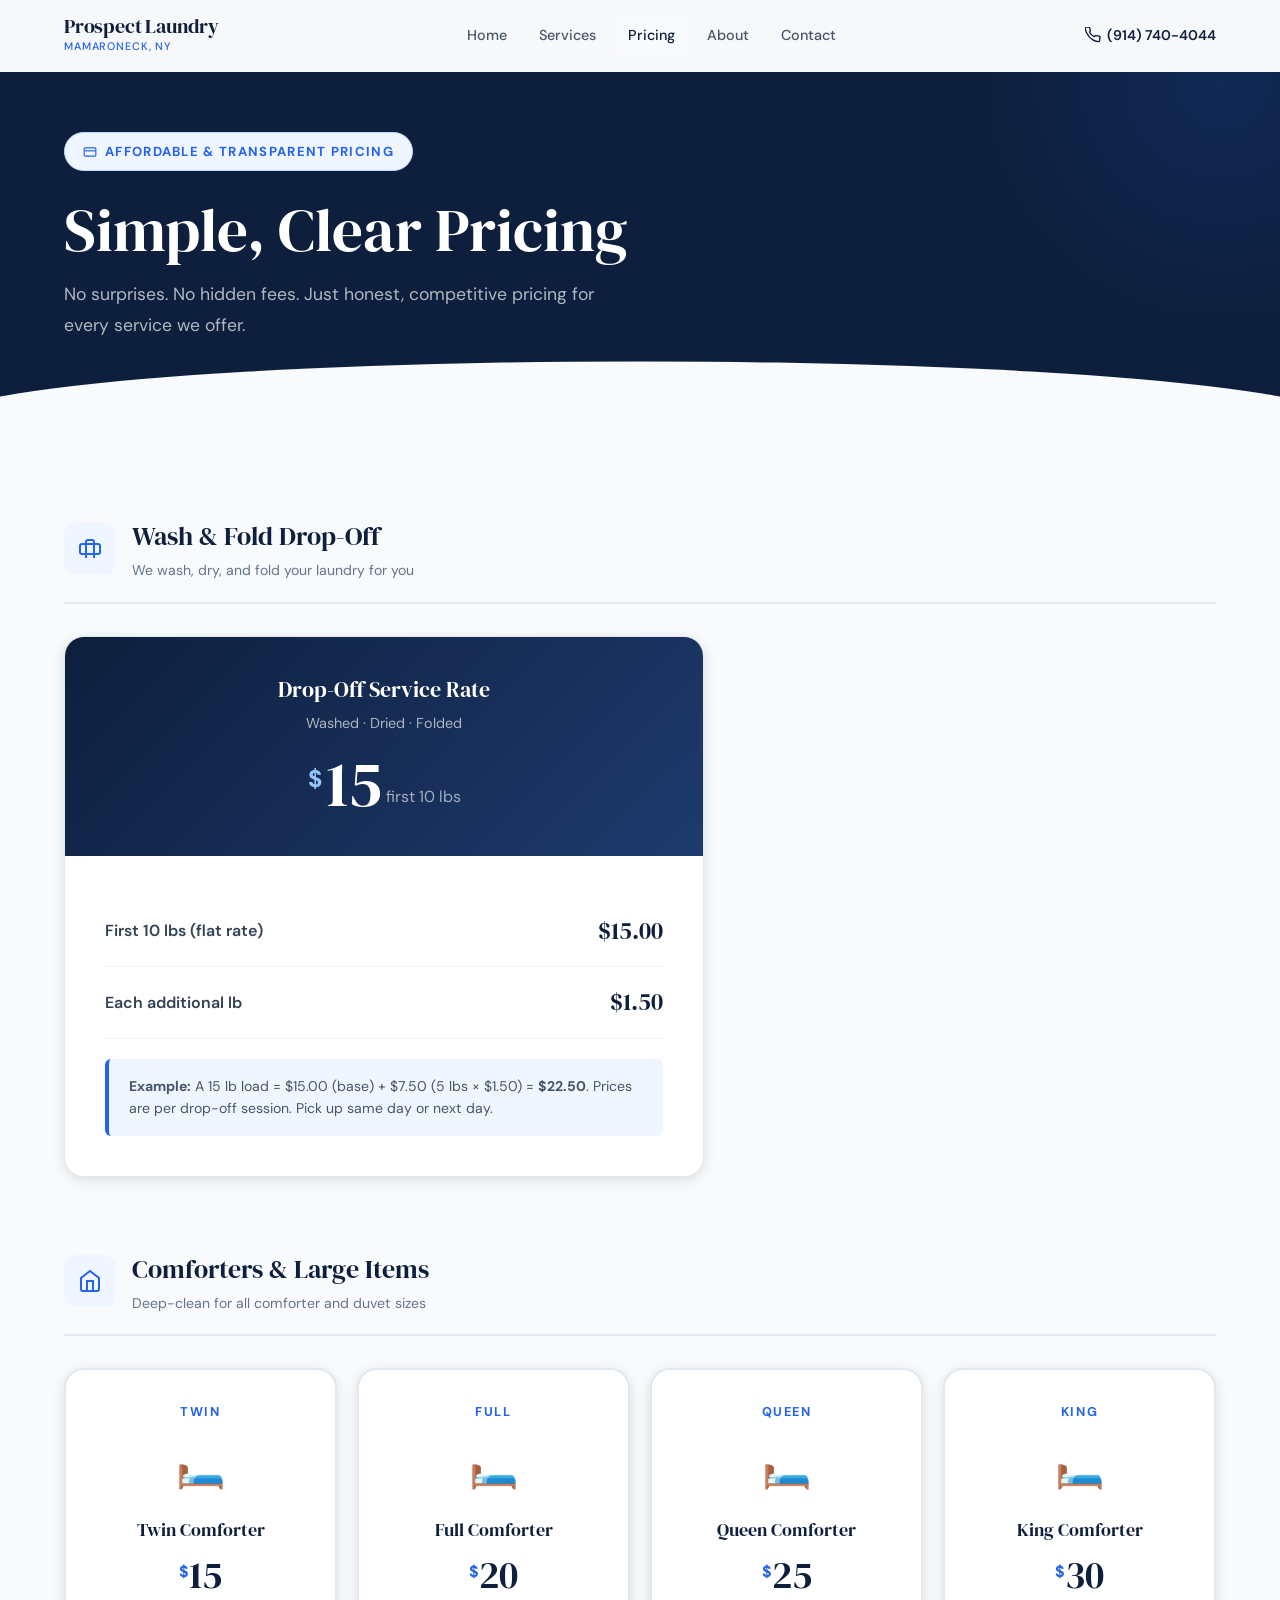
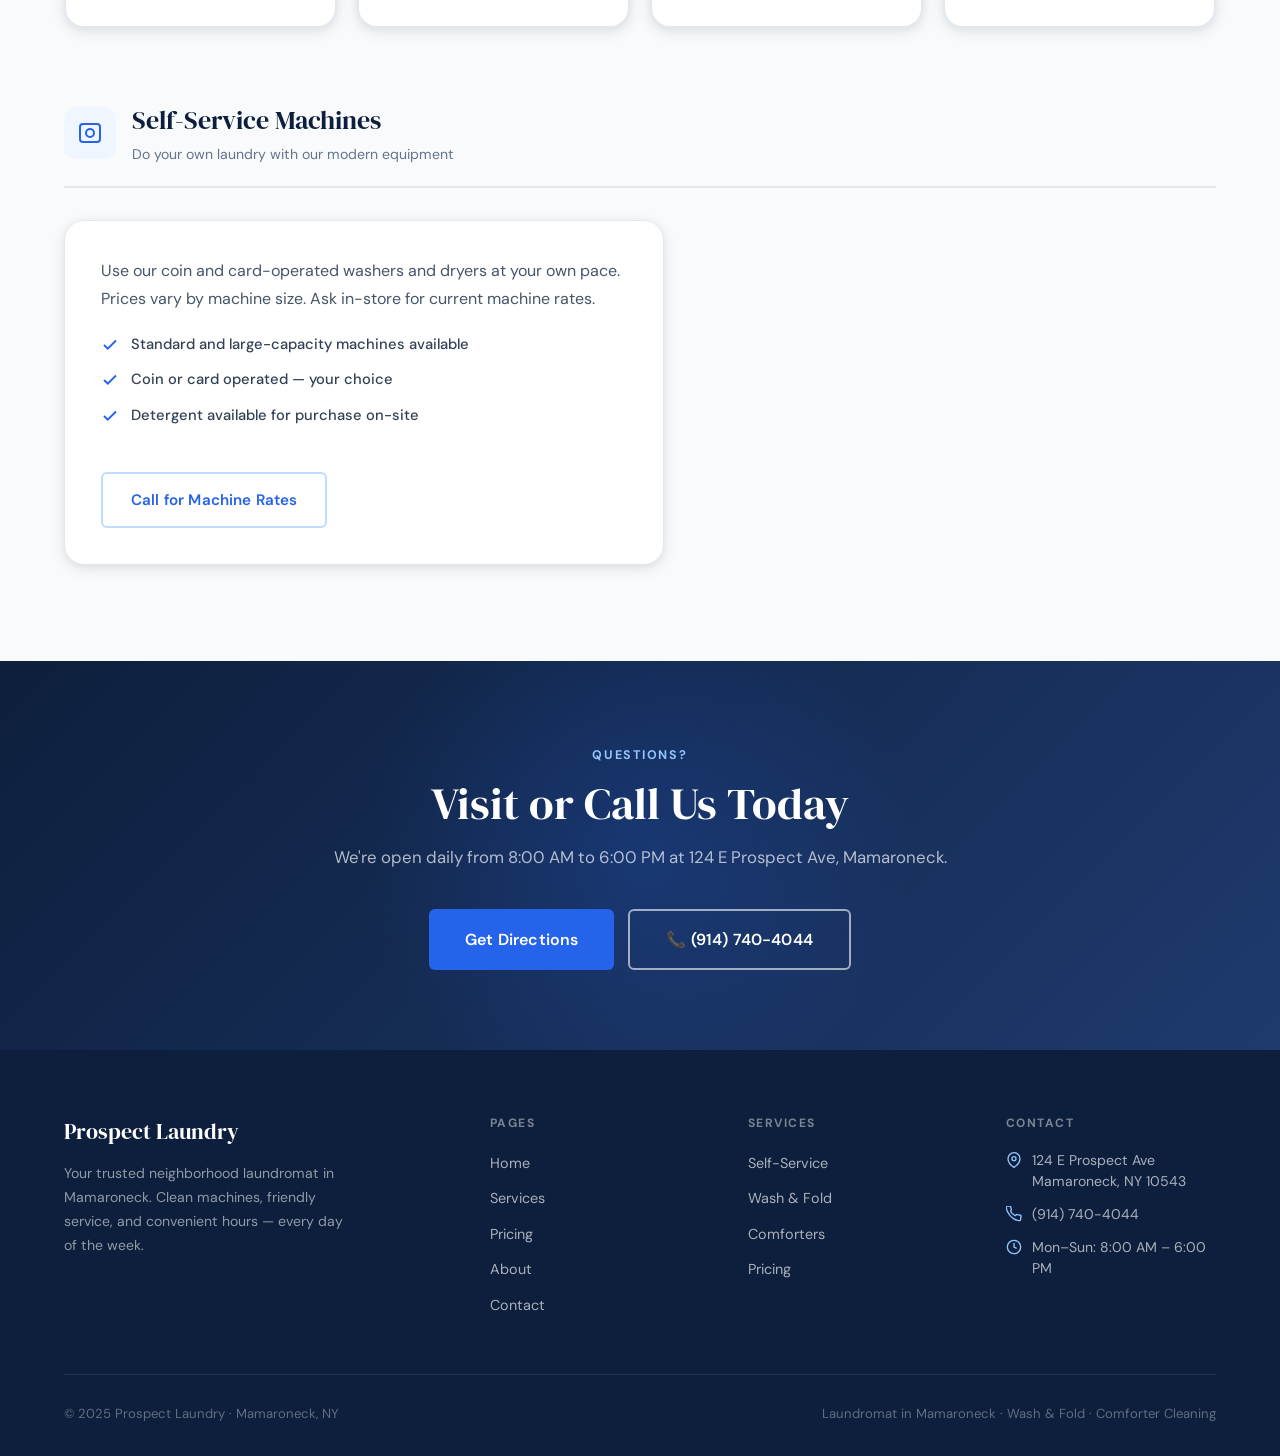
<file: pricing.html>
<!DOCTYPE html>
<html lang="en">
<head>
  <meta charset="UTF-8">
  <meta name="viewport" content="width=device-width, initial-scale=1.0">
  <title>Laundry Pricing in Mamaroneck, NY | Prospect Laundry</title>
  <meta name="description" content="Transparent, affordable laundry pricing at Prospect Laundry in Mamaroneck. Wash &amp; fold from $15, comforters from $15. Open Daily: 8:00 AM – 6:00 PM.">
  <link rel="stylesheet" href="css/styles.css">
  <link rel="icon" type="image/png" href="assets/images/favicon.png">
</head>
<body>

<a href="#main" class="skip-link" style="position:absolute; left:-10000px; top:auto; width:1px; height:1px; overflow:hidden;">Skip to content</a>

<!-- NAV -->
<header class="nav" id="main-nav">
  <div class="nav-inner">
    <a href="index.html" class="nav-brand">
      <span class="nav-brand-name">Prospect Laundry</span>
      <span class="nav-brand-tagline">Mamaroneck, NY</span>
    </a>
    <nav class="nav-links">
      <a href="index.html">Home</a><a href="services.html">Services</a><a href="pricing.html">Pricing</a>
      <a href="about.html">About</a><a href="contact.html">Contact</a>
    </nav>
    <div class="nav-cta">
      <a href="tel:+19147404044" class="nav-phone">
        <svg viewBox="0 0 24 24" fill="none" stroke="currentColor" stroke-width="2"><path d="M22 16.92v3a2 2 0 01-2.18 2 19.79 19.79 0 01-8.63-3.07A19.5 19.5 0 013.07 9.81 19.79 19.79 0 01.22 1.18 2 2 0 012.18 0h3a2 2 0 012 1.72c.127.96.361 1.903.7 2.81a2 2 0 01-.45 2.11L6.91 7.91a16 16 0 006.72 6.72l1.28-1.27a2 2 0 012.11-.45c.907.339 1.85.573 2.81.7A2 2 0 0122 16.92z"/></svg>
        (914) 740-4044
      </a>
    </div>
    <button class="nav-hamburger" id="hamburger" aria-label="Menu"><span></span><span></span><span></span></button>
  </div>
</header>
<nav class="nav-mobile" id="mobile-menu">
  <a href="index.html">Home</a><a href="services.html">Services</a><a href="pricing.html">Pricing</a>
  <a href="about.html">About</a><a href="contact.html">Contact</a>
  <a href="tel:+19147404044" class="nav-mobile-phone" aria-label="Call (914) 740-4044">📞 (914) 740-4044</a>
</nav>

<main id="main">

<!-- PAGE HERO -->
<section class="page-hero on-gray">
  <div class="container page-hero-content">
    <div class="pricing-hero-badge">
      <svg width="14" height="14" viewBox="0 0 24 24" fill="none" stroke="currentColor" stroke-width="2"><rect x="2" y="5" width="20" height="14" rx="2"/><line x1="2" y1="10" x2="22" y2="10"/></svg>
      Affordable &amp; Transparent Pricing
    </div>
    <h1>Simple, Clear Pricing</h1>
    <p>No surprises. No hidden fees. Just honest, competitive pricing for every service we offer.</p>
  </div>
</section>

<!-- PRICING SECTION -->
<section class="pricing-section">
  <div class="container">

    <!-- Drop-Off Service -->
    <div class="pricing-group fade-up">
      <div class="pricing-group-header">
        <div class="pricing-group-icon">
          <svg viewBox="0 0 24 24" fill="none" stroke="currentColor" stroke-width="2"><path d="M20 7H4a2 2 0 00-2 2v6a2 2 0 002 2h16a2 2 0 002-2V9a2 2 0 00-2-2z"/><path d="M16 21V5a2 2 0 00-2-2h-4a2 2 0 00-2 2v16"/></svg>
        </div>
        <div>
          <div class="pricing-group-title">Wash &amp; Fold Drop-Off</div>
          <div class="pricing-group-subtitle">We wash, dry, and fold your laundry for you</div>
        </div>
      </div>

      <div style="max-width: 640px;">
        <div class="dropoff-card">
          <div class="dropoff-card-header">
            <h3>Drop-Off Service Rate</h3>
            <p style="color:rgba(255,255,255,0.65); font-size:0.9rem; margin-top:8px;">Washed · Dried · Folded</p>
            <div class="dropoff-price">
              <span class="price-currency">$</span>
              <span class="price-amount">15</span>
              <span class="price-period">first 10 lbs</span>
            </div>
          </div>
          <div class="dropoff-card-body">
            <div class="pricing-row">
              <span class="pricing-row-label">First 10 lbs (flat rate)</span>
              <span class="pricing-row-price">$15.00</span>
            </div>
            <div class="pricing-row">
              <span class="pricing-row-label">Each additional lb</span>
              <span class="pricing-row-price">$1.50</span>
            </div>
            <div class="pricing-note">
              <strong>Example:</strong> A 15 lb load = $15.00 (base) + $7.50 (5 lbs × $1.50) = <strong>$22.50</strong>. Prices are per drop-off session. Pick up same day or next day.
            </div>
          </div>
        </div>
      </div>
    </div>

    <!-- Comforters -->
    <div class="pricing-group fade-up">
      <div class="pricing-group-header">
        <div class="pricing-group-icon">
          <svg viewBox="0 0 24 24" fill="none" stroke="currentColor" stroke-width="2"><path d="M3 9l9-7 9 7v11a2 2 0 01-2 2H5a2 2 0 01-2-2z"/><polyline points="9 22 9 12 15 12 15 22"/></svg>
        </div>
        <div>
          <div class="pricing-group-title">Comforters &amp; Large Items</div>
          <div class="pricing-group-subtitle">Deep-clean for all comforter and duvet sizes</div>
        </div>
      </div>

      <div class="comforter-grid">
        <div class="comforter-card fade-up">
          <div class="comforter-size">Twin</div>
          <div class="comforter-icon">🛏️</div>
          <div class="comforter-name">Twin Comforter</div>
          <div class="comforter-price"><sup>$</sup>15</div>
        </div>
        <div class="comforter-card fade-up fade-up-delay-1">
          <div class="comforter-size">Full</div>
          <div class="comforter-icon">🛏️</div>
          <div class="comforter-name">Full Comforter</div>
          <div class="comforter-price"><sup>$</sup>20</div>
        </div>
        <div class="comforter-card fade-up fade-up-delay-2">
          <div class="comforter-size">Queen</div>
          <div class="comforter-icon">🛏️</div>
          <div class="comforter-name">Queen Comforter</div>
          <div class="comforter-price"><sup>$</sup>25</div>
        </div>
        <div class="comforter-card fade-up fade-up-delay-3">
          <div class="comforter-size">King</div>
          <div class="comforter-icon">🛏️</div>
          <div class="comforter-name">King Comforter</div>
          <div class="comforter-price"><sup>$</sup>30</div>
        </div>
      </div>
    </div>

    <!-- Self-Service Info -->
    <div class="pricing-group fade-up">
      <div class="pricing-group-header">
        <div class="pricing-group-icon">
          <svg viewBox="0 0 24 24" fill="none" stroke="currentColor" stroke-width="2"><rect x="2" y="3" width="20" height="18" rx="3"/><circle cx="12" cy="12" r="4"/></svg>
        </div>
        <div>
          <div class="pricing-group-title">Self-Service Machines</div>
          <div class="pricing-group-subtitle">Do your own laundry with our modern equipment</div>
        </div>
      </div>
      <div style="background: var(--white); border-radius: var(--radius-lg); padding: 36px; box-shadow: var(--shadow); border: 1px solid var(--gray-200); max-width: 600px;">
        <p style="margin-bottom: 20px; font-size: 1rem; color: var(--gray-600);">Use our coin and card-operated washers and dryers at your own pace. Prices vary by machine size. Ask in-store for current machine rates.</p>
        <ul class="service-benefits">
          <li class="service-benefit">
            <svg viewBox="0 0 24 24" fill="none" stroke="currentColor" stroke-width="2.5"><polyline points="20 6 9 17 4 12"/></svg>
            Standard and large-capacity machines available
          </li>
          <li class="service-benefit">
            <svg viewBox="0 0 24 24" fill="none" stroke="currentColor" stroke-width="2.5"><polyline points="20 6 9 17 4 12"/></svg>
            Coin or card operated — your choice
          </li>
          <li class="service-benefit">
            <svg viewBox="0 0 24 24" fill="none" stroke="currentColor" stroke-width="2.5"><polyline points="20 6 9 17 4 12"/></svg>
            Detergent available for purchase on-site
          </li>
        </ul>
        <a href="tel:+19147404044" class="btn btn-outline" style="margin-top:12px;">Call for Machine Rates</a>
      </div>
    </div>

  </div>
</section>

<!-- CTA -->
<section class="cta-banner">
  <div class="container" style="position:relative;z-index:2;">
    <span class="section-label" style="color:#93C5FD;">Questions?</span>
    <h2>Visit or Call Us Today</h2>
    <p>We're open daily from 8:00 AM to 6:00 PM at 124 E Prospect Ave, Mamaroneck.</p>
    <div class="cta-banner-actions">
      <a href="https://maps.google.com/?q=124+E+Prospect+Ave+Mamaroneck+NY" target="_blank" rel="noopener" class="btn btn-primary btn-lg">Get Directions</a>
      <a href="tel:+19147404044" class="btn btn-secondary btn-lg" aria-label="Call (914) 740-4044">📞 (914) 740-4044</a>
    </div>
  </div>
</section>

</main>

<!-- FOOTER -->
<footer class="footer">
  <div class="container">
    <div class="footer-grid">
      <div>
        <div class="footer-brand-name">Prospect Laundry</div>
        <p class="footer-brand-desc">Your trusted neighborhood laundromat in Mamaroneck. Clean machines, friendly service, and convenient hours — every day of the week.</p>
      </div>
      <div>
        <div class="footer-col-title">Pages</div>
        <ul class="footer-links">
          <li><a href="index.html">Home</a></li>
          <li><a href="services.html">Services</a></li>
          <li><a href="pricing.html">Pricing</a></li>
          <li><a href="about.html">About</a></li>
          <li><a href="contact.html">Contact</a></li>
        </ul>
      </div>
      <div>
        <div class="footer-col-title">Services</div>
        <ul class="footer-links">
          <li><a href="services.html#self-service">Self-Service</a></li>
          <li><a href="services.html#wash-fold">Wash &amp; Fold</a></li>
          <li><a href="services.html#comforters">Comforters</a></li>
          <li><a href="pricing.html">Pricing</a></li>
        </ul>
      </div>
      <div>
        <div class="footer-col-title">Contact</div>
        <div class="footer-contact-item">
          <svg viewBox="0 0 24 24" fill="none" stroke="currentColor" stroke-width="2"><path d="M21 10c0 7-9 13-9 13s-9-6-9-13a9 9 0 0118 0z"/><circle cx="12" cy="10" r="3"/></svg>
          <a href="https://maps.google.com/?q=124+E+Prospect+Ave+Mamaroneck+NY" target="_blank" rel="noopener">
            124 E Prospect Ave<br>Mamaroneck, NY 10543
          </a>
        </div>
        <div class="footer-contact-item">
          <svg viewBox="0 0 24 24" fill="none" stroke="currentColor" stroke-width="2"><path d="M22 16.92v3a2 2 0 01-2.18 2 19.79 19.79 0 01-8.63-3.07A19.5 19.5 0 013.07 9.81 19.79 19.79 0 01.22 1.18 2 2 0 012.18 0h3a2 2 0 012 1.72c.127.96.361 1.903.7 2.81a2 2 0 01-.45 2.11L6.91 7.91a16 16 0 006.72 6.72l1.28-1.27a2 2 0 012.11-.45c.907.339 1.85.573 2.81.7A2 2 0 0122 16.92z"/></svg>
          <a href="tel:+19147404044">(914) 740-4044</a>
        </div>
        <div class="footer-contact-item">
          <svg viewBox="0 0 24 24" fill="none" stroke="currentColor" stroke-width="2"><circle cx="12" cy="12" r="10"/><polyline points="12 6 12 12 16 14"/></svg>
          Mon–Sun: 8:00 AM – 6:00 PM
        </div>
      </div>
    </div>
    <div class="footer-bottom">
      <span>© 2025 Prospect Laundry · Mamaroneck, NY</span>
      <span>Laundromat in Mamaroneck · Wash &amp; Fold · Comforter Cleaning</span>
    </div>
  </div>
</footer>

<script src="js/main.js"></script>
</body>
</html>
</file>
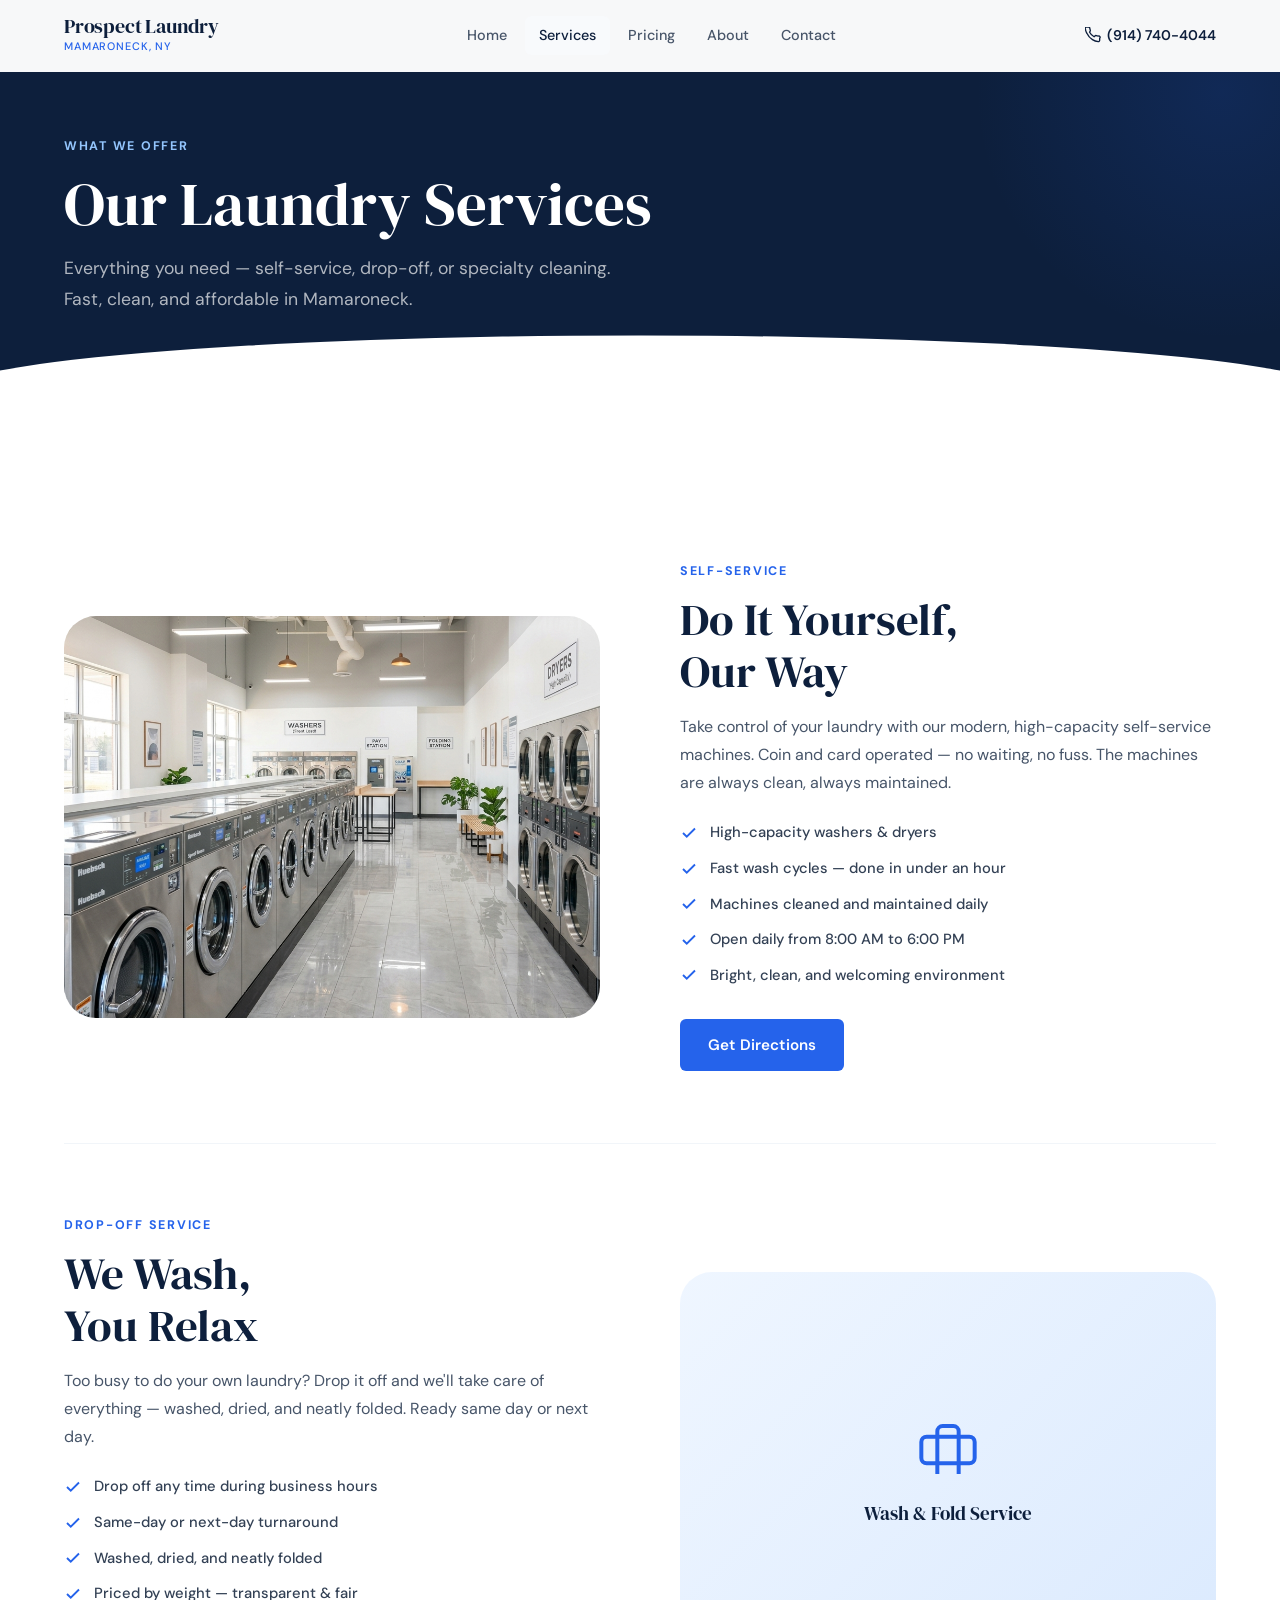
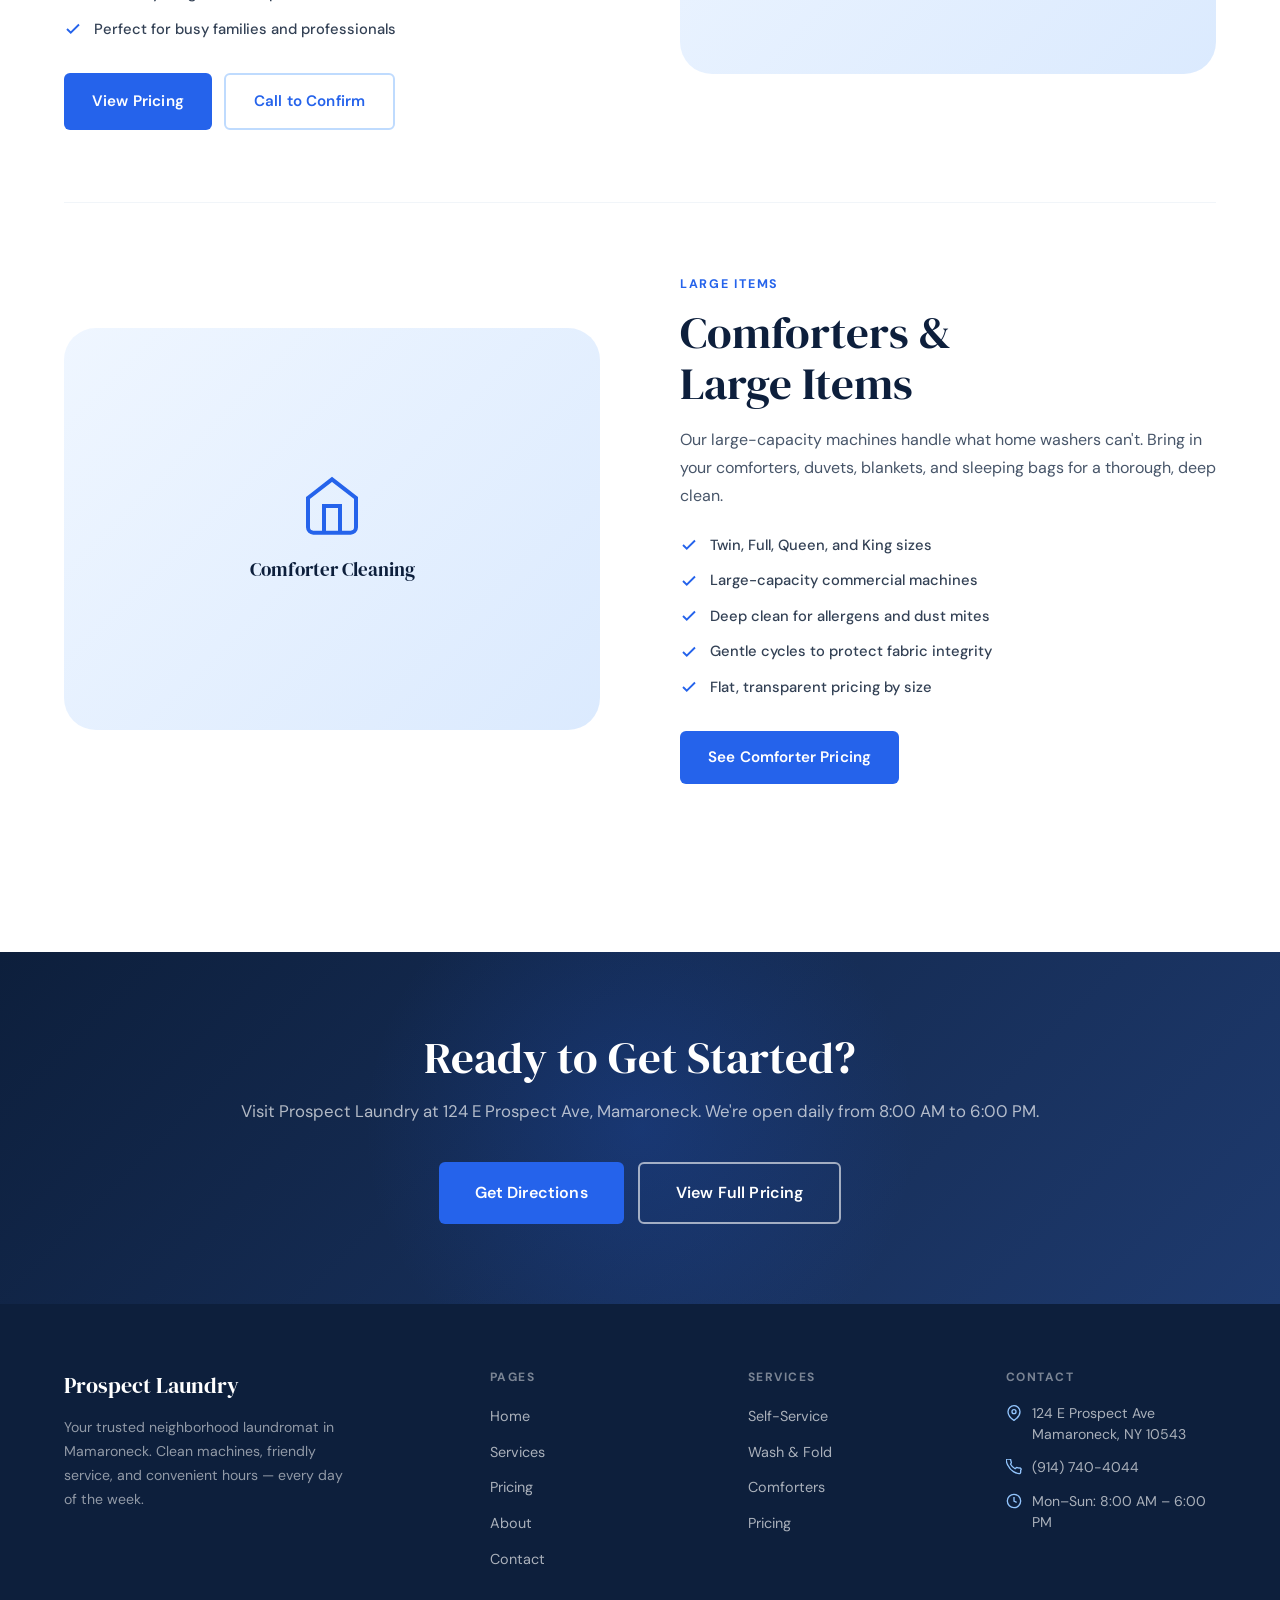
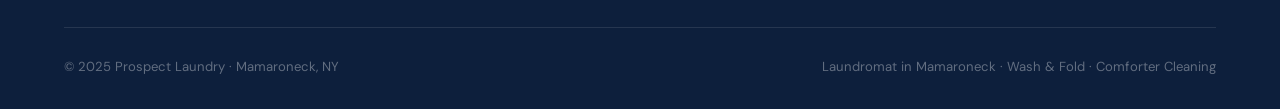
<file: services.html>
<!DOCTYPE html>
<html lang="en">
<head>
  <meta charset="UTF-8">
  <meta name="viewport" content="width=device-width, initial-scale=1.0">
  <title>Laundry Services in Mamaroneck, NY | Prospect Laundry</title>
  <meta name="description" content="Self-service laundry, wash &amp; fold drop-off, and comforter cleaning in Mamaroneck, NY. Modern machines, same-day service available at Prospect Laundry.">
  <link rel="stylesheet" href="css/styles.css">
  <link rel="icon" type="image/png" href="assets/images/favicon.png">
</head>
<body>

<a href="#main" class="skip-link" style="position:absolute; left:-10000px; top:auto; width:1px; height:1px; overflow:hidden;">Skip to content</a>

<!-- NAV -->
<header class="nav" id="main-nav">
  <div class="nav-inner">
    <a href="index.html" class="nav-brand">
      <span class="nav-brand-name">Prospect Laundry</span>
      <span class="nav-brand-tagline">Mamaroneck, NY</span>
    </a>
    <nav class="nav-links">
      <a href="index.html">Home</a>
      <a href="services.html">Services</a>
      <a href="pricing.html">Pricing</a>
      <a href="about.html">About</a>
      <a href="contact.html">Contact</a>
    </nav>
    <div class="nav-cta">
      <a href="tel:+19147404044" class="nav-phone">
        <svg viewBox="0 0 24 24" fill="none" stroke="currentColor" stroke-width="2"><path d="M22 16.92v3a2 2 0 01-2.18 2 19.79 19.79 0 01-8.63-3.07A19.5 19.5 0 013.07 9.81 19.79 19.79 0 01.22 1.18 2 2 0 012.18 0h3a2 2 0 012 1.72c.127.96.361 1.903.7 2.81a2 2 0 01-.45 2.11L6.91 7.91a16 16 0 006.72 6.72l1.28-1.27a2 2 0 012.11-.45c.907.339 1.85.573 2.81.7A2 2 0 0122 16.92z"/></svg>
        (914) 740-4044
      </a>
    </div>
    <button class="nav-hamburger" id="hamburger" aria-label="Menu"><span></span><span></span><span></span></button>
  </div>
</header>
<nav class="nav-mobile" id="mobile-menu">
  <a href="index.html">Home</a><a href="services.html">Services</a><a href="pricing.html">Pricing</a>
  <a href="about.html">About</a><a href="contact.html">Contact</a>
  <a href="tel:+19147404044" class="nav-mobile-phone" aria-label="Call (914) 740-4044">📞 (914) 740-4044</a>
</nav>

<main id="main">

<!-- PAGE HERO -->
<section class="page-hero">
  <div class="container page-hero-content">
    <span class="section-label" style="color:#93C5FD;">What We Offer</span>
    <h1>Our Laundry Services</h1>
    <p>Everything you need — self-service, drop-off, or specialty cleaning. Fast, clean, and affordable in Mamaroneck.</p>
  </div>
</section>

<!-- SERVICES DETAIL -->
<section style="padding: var(--section-pad) 0;">
  <div class="container">

    <!-- Self-Service -->
    <div class="service-detail" id="self-service">
      <div class="service-detail-img">
        <img src="assets/images/hero.png" alt="Modern self-service washing machines at Prospect Laundry in Mamaroneck" loading="lazy" width="800" height="533" decoding="async">
      </div>
      <div class="service-detail-text">
        <span class="section-label">Self-Service</span>
        <h2 class="section-title">Do It Yourself,<br>Our Way</h2>
        <p>Take control of your laundry with our modern, high-capacity self-service machines. Coin and card operated — no waiting, no fuss. The machines are always clean, always maintained.</p>
        <ul class="service-benefits">
          <li class="service-benefit">
            <svg viewBox="0 0 24 24" fill="none" stroke="currentColor" stroke-width="2.5"><polyline points="20 6 9 17 4 12"/></svg>
            High-capacity washers &amp; dryers
          </li>
          <li class="service-benefit">
            <svg viewBox="0 0 24 24" fill="none" stroke="currentColor" stroke-width="2.5"><polyline points="20 6 9 17 4 12"/></svg>
            Fast wash cycles — done in under an hour
          </li>
          <li class="service-benefit">
            <svg viewBox="0 0 24 24" fill="none" stroke="currentColor" stroke-width="2.5"><polyline points="20 6 9 17 4 12"/></svg>
            Machines cleaned and maintained daily
          </li>
          <li class="service-benefit">
            <svg viewBox="0 0 24 24" fill="none" stroke="currentColor" stroke-width="2.5"><polyline points="20 6 9 17 4 12"/></svg>
            Open daily from 8:00 AM to 6:00 PM
          </li>
          <li class="service-benefit">
            <svg viewBox="0 0 24 24" fill="none" stroke="currentColor" stroke-width="2.5"><polyline points="20 6 9 17 4 12"/></svg>
            Bright, clean, and welcoming environment
          </li>
        </ul>
        <a href="contact.html" class="btn btn-primary">Get Directions</a>
      </div>
    </div>

    <!-- Wash & Fold -->
    <div class="service-detail reverse" id="wash-fold">
      <div class="service-detail-img">
        <div class="service-detail-placeholder">
          <svg viewBox="0 0 24 24" fill="none" stroke="currentColor" stroke-width="1.5"><path d="M20 7H4a2 2 0 00-2 2v6a2 2 0 002 2h16a2 2 0 002-2V9a2 2 0 00-2-2z"/><path d="M16 21V5a2 2 0 00-2-2h-4a2 2 0 00-2 2v16"/></svg>
          <span>Wash &amp; Fold Service</span>
        </div>
      </div>
      <div class="service-detail-text">
        <span class="section-label">Drop-Off Service</span>
        <h2 class="section-title">We Wash,<br>You Relax</h2>
        <p>Too busy to do your own laundry? Drop it off and we'll take care of everything — washed, dried, and neatly folded. Ready same day or next day.</p>
        <ul class="service-benefits">
          <li class="service-benefit">
            <svg viewBox="0 0 24 24" fill="none" stroke="currentColor" stroke-width="2.5"><polyline points="20 6 9 17 4 12"/></svg>
            Drop off any time during business hours
          </li>
          <li class="service-benefit">
            <svg viewBox="0 0 24 24" fill="none" stroke="currentColor" stroke-width="2.5"><polyline points="20 6 9 17 4 12"/></svg>
            Same-day or next-day turnaround
          </li>
          <li class="service-benefit">
            <svg viewBox="0 0 24 24" fill="none" stroke="currentColor" stroke-width="2.5"><polyline points="20 6 9 17 4 12"/></svg>
            Washed, dried, and neatly folded
          </li>
          <li class="service-benefit">
            <svg viewBox="0 0 24 24" fill="none" stroke="currentColor" stroke-width="2.5"><polyline points="20 6 9 17 4 12"/></svg>
            Priced by weight — transparent &amp; fair
          </li>
          <li class="service-benefit">
            <svg viewBox="0 0 24 24" fill="none" stroke="currentColor" stroke-width="2.5"><polyline points="20 6 9 17 4 12"/></svg>
            Perfect for busy families and professionals
          </li>
        </ul>
        <div style="display:flex; gap:12px; flex-wrap:wrap;">
          <a href="pricing.html" class="btn btn-primary">View Pricing</a>
          <a href="tel:+19147404044" class="btn btn-outline">Call to Confirm</a>
        </div>
      </div>
    </div>

    <!-- Comforters -->
    <div class="service-detail" id="comforters">
      <div class="service-detail-img">
        <div class="service-detail-placeholder">
          <svg viewBox="0 0 24 24" fill="none" stroke="currentColor" stroke-width="1.5"><path d="M3 9l9-7 9 7v11a2 2 0 01-2 2H5a2 2 0 01-2-2z"/><polyline points="9 22 9 12 15 12 15 22"/></svg>
          <span>Comforter Cleaning</span>
        </div>
      </div>
      <div class="service-detail-text">
        <span class="section-label">Large Items</span>
        <h2 class="section-title">Comforters &amp;<br>Large Items</h2>
        <p>Our large-capacity machines handle what home washers can't. Bring in your comforters, duvets, blankets, and sleeping bags for a thorough, deep clean.</p>
        <ul class="service-benefits">
          <li class="service-benefit">
            <svg viewBox="0 0 24 24" fill="none" stroke="currentColor" stroke-width="2.5"><polyline points="20 6 9 17 4 12"/></svg>
            Twin, Full, Queen, and King sizes
          </li>
          <li class="service-benefit">
            <svg viewBox="0 0 24 24" fill="none" stroke="currentColor" stroke-width="2.5"><polyline points="20 6 9 17 4 12"/></svg>
            Large-capacity commercial machines
          </li>
          <li class="service-benefit">
            <svg viewBox="0 0 24 24" fill="none" stroke="currentColor" stroke-width="2.5"><polyline points="20 6 9 17 4 12"/></svg>
            Deep clean for allergens and dust mites
          </li>
          <li class="service-benefit">
            <svg viewBox="0 0 24 24" fill="none" stroke="currentColor" stroke-width="2.5"><polyline points="20 6 9 17 4 12"/></svg>
            Gentle cycles to protect fabric integrity
          </li>
          <li class="service-benefit">
            <svg viewBox="0 0 24 24" fill="none" stroke="currentColor" stroke-width="2.5"><polyline points="20 6 9 17 4 12"/></svg>
            Flat, transparent pricing by size
          </li>
        </ul>
        <a href="pricing.html" class="btn btn-primary">See Comforter Pricing</a>
      </div>
    </div>

  </div>
</section>

<!-- CTA -->
<section class="cta-banner">
  <div class="container" style="position:relative;z-index:2;">
    <h2>Ready to Get Started?</h2>
    <p>Visit Prospect Laundry at 124 E Prospect Ave, Mamaroneck. We're open daily from 8:00 AM to 6:00 PM.</p>
    <div class="cta-banner-actions">
      <a href="https://maps.google.com/?q=124+E+Prospect+Ave+Mamaroneck+NY" target="_blank" rel="noopener" class="btn btn-primary btn-lg">Get Directions</a>
      <a href="pricing.html" class="btn btn-secondary btn-lg">View Full Pricing</a>
    </div>
  </div>
</section>

</main>

<!-- FOOTER -->
<footer class="footer">
  <div class="container">
    <div class="footer-grid">
      <div>
        <div class="footer-brand-name">Prospect Laundry</div>
        <p class="footer-brand-desc">Your trusted neighborhood laundromat in Mamaroneck. Clean machines, friendly service, and convenient hours — every day of the week.</p>
      </div>
      <div>
        <div class="footer-col-title">Pages</div>
        <ul class="footer-links">
          <li><a href="index.html">Home</a></li>
          <li><a href="services.html">Services</a></li>
          <li><a href="pricing.html">Pricing</a></li>
          <li><a href="about.html">About</a></li>
          <li><a href="contact.html">Contact</a></li>
        </ul>
      </div>
      <div>
        <div class="footer-col-title">Services</div>
        <ul class="footer-links">
          <li><a href="services.html#self-service">Self-Service</a></li>
          <li><a href="services.html#wash-fold">Wash &amp; Fold</a></li>
          <li><a href="services.html#comforters">Comforters</a></li>
          <li><a href="pricing.html">Pricing</a></li>
        </ul>
      </div>
      <div>
        <div class="footer-col-title">Contact</div>
        <div class="footer-contact-item">
          <svg viewBox="0 0 24 24" fill="none" stroke="currentColor" stroke-width="2"><path d="M21 10c0 7-9 13-9 13s-9-6-9-13a9 9 0 0118 0z"/><circle cx="12" cy="10" r="3"/></svg>
          <a href="https://maps.google.com/?q=124+E+Prospect+Ave+Mamaroneck+NY" target="_blank" rel="noopener">
            124 E Prospect Ave<br>Mamaroneck, NY 10543
          </a>
        </div>
        <div class="footer-contact-item">
          <svg viewBox="0 0 24 24" fill="none" stroke="currentColor" stroke-width="2"><path d="M22 16.92v3a2 2 0 01-2.18 2 19.79 19.79 0 01-8.63-3.07A19.5 19.5 0 013.07 9.81 19.79 19.79 0 01.22 1.18 2 2 0 012.18 0h3a2 2 0 012 1.72c.127.96.361 1.903.7 2.81a2 2 0 01-.45 2.11L6.91 7.91a16 16 0 006.72 6.72l1.28-1.27a2 2 0 012.11-.45c.907.339 1.85.573 2.81.7A2 2 0 0122 16.92z"/></svg>
          <a href="tel:+19147404044">(914) 740-4044</a>
        </div>
        <div class="footer-contact-item">
          <svg viewBox="0 0 24 24" fill="none" stroke="currentColor" stroke-width="2"><circle cx="12" cy="12" r="10"/><polyline points="12 6 12 12 16 14"/></svg>
          Mon–Sun: 8:00 AM – 6:00 PM
        </div>
      </div>
    </div>
    <div class="footer-bottom">
      <span>© 2025 Prospect Laundry · Mamaroneck, NY</span>
      <span>Laundromat in Mamaroneck · Wash &amp; Fold · Comforter Cleaning</span>
    </div>
  </div>
</footer>

<script src="js/main.js"></script>
</body>
</html>
</file>
<file: css/styles.css>
/* =====================================================
   PROSPECT LAUNDRY — DESIGN SYSTEM
   styles.css
   ===================================================== */

/* ---------- GOOGLE FONTS ---------- */
@import url('https://fonts.googleapis.com/css2?family=DM+Serif+Display:ital@0;1&family=DM+Sans:ital,opsz,wght@0,9..40,300;0,9..40,400;0,9..40,500;0,9..40,600;0,9..40,700;1,9..40,400&display=swap');

/* ---------- CSS VARIABLES ---------- */
:root {
  --navy:         #0D1F3C;
  --navy-light:   #172A50;
  --navy-mid:     #1E3A6E;
  --blue:         #2563EB;
  --blue-light:   #3B82F6;
  --blue-pale:    #EFF6FF;
  --blue-border:  #BFDBFE;
  --white:        #FFFFFF;
  --gray-50:      #F8FAFC;
  --gray-100:     #F1F5F9;
  --gray-200:     #E2E8F0;
  --gray-300:     #CBD5E1;
  --gray-400:     #94A3B8;
  --gray-500:     #64748B;
  --gray-600:     #475569;
  --gray-700:     #334155;
  --gray-800:     #1E293B;
  --text:         #0F172A;
  --gold:         #F59E0B;

  --font-display: 'DM Serif Display', Georgia, serif;
  --font-body:    'DM Sans', system-ui, sans-serif;

  --radius-sm:    6px;
  --radius:       12px;
  --radius-lg:    20px;
  --radius-xl:    32px;

  --shadow-sm:    0 1px 3px rgba(0,0,0,0.08), 0 1px 2px rgba(0,0,0,0.06);
  --shadow:       0 4px 16px rgba(0,0,0,0.08), 0 2px 8px rgba(0,0,0,0.05);
  --shadow-md:    0 8px 24px rgba(0,0,0,0.10), 0 4px 12px rgba(0,0,0,0.06);
  --shadow-lg:    0 16px 48px rgba(0,0,0,0.12), 0 8px 24px rgba(0,0,0,0.08);
  --shadow-navy:  0 8px 32px rgba(13,31,60,0.30);

  --transition:   all 0.25s cubic-bezier(0.4, 0, 0.2, 1);
  --transition-slow: all 0.45s cubic-bezier(0.4, 0, 0.2, 1);

  --nav-height:   72px;
  --max-width:    1200px;
  --section-pad:  96px;
}

/* ---------- RESET ---------- */
*, *::before, *::after { box-sizing: border-box; margin: 0; padding: 0; }

html {
  scroll-behavior: smooth;
  -webkit-text-size-adjust: 100%;
}

body {
  font-family: var(--font-body);
  color: var(--text);
  background: var(--white);
  line-height: 1.6;
  font-size: 16px;
  -webkit-font-smoothing: antialiased;
  overflow-x: hidden;
}

img {
  max-width: 100%;
  height: auto;
  display: block;
}

a { color: inherit; text-decoration: none; }
ul { list-style: none; }

.skip-link:focus {
  position: static !important;
  width: auto !important;
  height: auto !important;
  padding: 10px 15px;
  background: var(--blue);
  color: var(--white);
  z-index: 9999;
  display: inline-block;
}

/* ---------- TYPOGRAPHY ---------- */
h1, h2, h3 { font-family: var(--font-display); line-height: 1.15; font-weight: 400; }
h4, h5, h6 { font-family: var(--font-body); font-weight: 600; }

h1 { font-size: clamp(2.4rem, 5vw, 3.8rem); }
h2 { font-size: clamp(1.9rem, 3.5vw, 2.8rem); }
h3 { font-size: clamp(1.4rem, 2.5vw, 1.9rem); }
h4 { font-size: 1.1rem; }

p { color: var(--gray-600); line-height: 1.75; }

.section-label {
  display: inline-block;
  font-family: var(--font-body);
  font-size: 0.78rem;
  font-weight: 700;
  letter-spacing: 0.14em;
  text-transform: uppercase;
  color: var(--blue);
  margin-bottom: 12px;
}

.section-title { color: var(--navy); }
.section-subtitle { color: var(--gray-500); font-size: 1.1rem; max-width: 560px; margin: 0 auto; }

/* ---------- LAYOUT ---------- */
.container {
  max-width: var(--max-width);
  margin: 0 auto;
  padding: 0 24px;
}

section { padding: var(--section-pad) 0; }

.text-center { text-align: center; }

/* ---------- NAVIGATION ---------- */
.nav {
  position: fixed;
  top: 0;
  left: 0;
  right: 0;
  z-index: 1000;
  background: rgba(255,255,255,0.97);
  backdrop-filter: blur(12px);
  -webkit-backdrop-filter: blur(12px);
  border-bottom: 1px solid transparent;
  transition: var(--transition);
  height: var(--nav-height);
}

.nav.scrolled {
  border-bottom-color: var(--gray-200);
  box-shadow: var(--shadow);
}

.nav-inner {
  max-width: var(--max-width);
  margin: 0 auto;
  padding: 0 24px;
  height: 100%;
  display: flex;
  align-items: center;
  justify-content: space-between;
  gap: 24px;
}

.nav-brand {
  display: flex;
  flex-direction: column;
  text-decoration: none;
}

.nav-brand-name {
  font-family: var(--font-display);
  font-size: 1.25rem;
  color: var(--navy);
  line-height: 1;
  letter-spacing: -0.01em;
}

.nav-brand-tagline {
  font-size: 0.68rem;
  font-weight: 500;
  letter-spacing: 0.08em;
  color: var(--blue);
  text-transform: uppercase;
  margin-top: 2px;
}

.nav-links {
  display: flex;
  align-items: center;
  gap: 4px;
}

.nav-links a {
  padding: 8px 14px;
  border-radius: var(--radius-sm);
  font-size: 0.9rem;
  font-weight: 500;
  color: var(--gray-600);
  transition: var(--transition);
}

.nav-links a:hover,
.nav-links a.active {
  color: var(--navy);
  background: var(--gray-50);
}

.nav-cta {
  display: flex;
  align-items: center;
  gap: 12px;
  flex-shrink: 0;
}

.nav-phone {
  font-size: 0.88rem;
  font-weight: 600;
  color: var(--navy);
  display: flex;
  align-items: center;
  gap: 6px;
  transition: var(--transition);
}

.nav-phone:hover { color: var(--blue); }
.nav-phone svg { width: 16px; height: 16px; flex-shrink: 0; }

/* Hamburger */
.nav-hamburger {
  display: none;
  flex-direction: column;
  gap: 5px;
  cursor: pointer;
  padding: 6px;
  background: none;
  border: none;
  outline: none;
}

.nav-hamburger span {
  width: 24px;
  height: 2px;
  background: var(--navy);
  border-radius: 2px;
  transition: var(--transition);
  display: block;
}

.nav-hamburger.open span:nth-child(1) { transform: translateY(7px) rotate(45deg); }
.nav-hamburger.open span:nth-child(2) { opacity: 0; }
.nav-hamburger.open span:nth-child(3) { transform: translateY(-7px) rotate(-45deg); }

.nav-mobile {
  display: none;
  position: fixed;
  top: var(--nav-height);
  left: 0;
  right: 0;
  background: var(--white);
  border-bottom: 1px solid var(--gray-200);
  box-shadow: var(--shadow-md);
  z-index: 999;
  padding: 16px 24px 24px;
  flex-direction: column;
  gap: 4px;
}

.nav-mobile.open { display: flex; }

.nav-mobile a {
  padding: 12px 16px;
  border-radius: var(--radius-sm);
  font-size: 1rem;
  font-weight: 500;
  color: var(--gray-700);
  transition: var(--transition);
  display: block;
}

.nav-mobile a:hover,
.nav-mobile a.active {
  color: var(--navy);
  background: var(--gray-50);
}

.nav-mobile-phone {
  margin-top: 12px;
  padding: 14px 16px;
  background: var(--blue-pale);
  border-radius: var(--radius-sm);
  font-weight: 700;
  color: var(--blue) !important;
  font-size: 1.05rem !important;
  text-align: center;
}

/* ---------- BUTTONS ---------- */
.btn {
  display: inline-flex;
  align-items: center;
  justify-content: center;
  gap: 8px;
  padding: 14px 28px;
  border-radius: var(--radius-sm);
  font-family: var(--font-body);
  font-size: 0.95rem;
  font-weight: 600;
  cursor: pointer;
  border: none;
  outline: none;
  transition: var(--transition);
  text-decoration: none;
  white-space: nowrap;
  letter-spacing: 0.01em;
}

.btn-primary {
  background: var(--blue);
  color: var(--white);
}

.btn-primary:hover {
  background: #1D4ED8;
  transform: translateY(-1px);
  box-shadow: 0 6px 20px rgba(37,99,235,0.35);
}

.btn-secondary {
  background: transparent;
  color: var(--white);
  border: 2px solid rgba(255,255,255,0.60);
}

.btn-secondary:hover {
  background: rgba(255,255,255,0.12);
  border-color: rgba(255,255,255,0.90);
  transform: translateY(-1px);
}

.btn-outline {
  background: transparent;
  color: var(--blue);
  border: 2px solid var(--blue-border);
}

.btn-outline:hover {
  background: var(--blue-pale);
  border-color: var(--blue);
  transform: translateY(-1px);
}

.btn-dark {
  background: var(--navy);
  color: var(--white);
}

.btn-dark:hover {
  background: var(--navy-light);
  transform: translateY(-1px);
  box-shadow: var(--shadow-navy);
}

.btn-lg {
  padding: 16px 36px;
  font-size: 1rem;
}

.btn svg {
  width: 18px;
  height: 18px;
  flex-shrink: 0;
}

/* ---------- HERO (shared base) ---------- */
.hero {
  position: relative;
  min-height: calc(100vh - var(--nav-height)); /* Ensures it fills screen but accounts for nav */
  padding: 80px 0; /* Ensures content doesn't touch top/bottom on small heights */
  display: flex;
  align-items: center;
  justify-content: center;
  background: var(--navy);
  overflow: hidden;
}

.hero-bg {
  position: absolute;
  inset: 0;
  background-size: cover;
  background-position: center;
  opacity: 0.22;
}

.hero-overlay {
  position: absolute;
  inset: 0;
  background: linear-gradient(135deg, rgba(13,31,60,0.98) 0%, rgba(13,31,60,0.85) 50%, rgba(13,31,60,0.65) 100%);
}

.hero-content {
  position: relative;
  z-index: 2;
  max-width: var(--max-width);
  margin: 0 auto;
  padding: 24px 24px 0; /* Shifted space from badge to top padding for perfect balance */
  width: 100%;
  text-align: center;
}

.hero-badge {
  display: inline-flex;
  align-items: center;
  gap: 8px;
  background: rgba(59,130,246,0.18);
  border: 1px solid rgba(59,130,246,0.35);
  color: #93C5FD;
  font-size: 0.8rem;
  font-weight: 600;
  letter-spacing: 0.08em;
  text-transform: uppercase;
  padding: 6px 16px;
  border-radius: 100px;
  margin-bottom: 24px; /* Perfectly matched with top padding for symmetry */
}

.hero h1 {
  color: var(--white);
  max-width: 800px;
  margin: 0 auto 20px;
  text-align: center;
}

.hero h1 em {
  font-style: italic;
  color: #93C5FD;
}

.hero-sub {
  color: rgba(255,255,255,0.72);
  font-size: 1.15rem;
  max-width: 600px;
  margin: 0 auto 40px;
  line-height: 1.7;
  text-align: center;
}

.hero-actions {
  display: flex;
  flex-wrap: wrap;
  gap: 14px;
  align-items: center;
  justify-content: center;
}

.hero-stats {
  margin-top: 56px;
  display: flex;
  gap: 72px; /* Wider gap for professional feel */
  flex-wrap: wrap;
  justify-content: center;
  margin-bottom: 24px; /* Lift text away from the white curve */
}

.hero-stat-item { text-align: center; }

.hero-stat-num {
  display: block;
  font-family: var(--font-display);
  font-size: 2.25rem; /* Larger impact as per second image */
  color: var(--white);
  line-height: 1;
}

.hero-stat-label {
  display: block;
  font-size: 0.85rem;
  color: rgba(255,255,255,0.6);
  margin-top: 8px;
  font-weight: 500;
}

/* Hero bottom wave */
.hero::after {
  content: '';
  position: absolute;
  bottom: -1px;
  left: 0;
  right: 0;
  height: 80px;
  background: var(--white);
  clip-path: ellipse(60% 100% at 50% 100%);
}

.hero.gray-after::after { background: var(--gray-50); }

/* ---------- PAGE HERO (inner pages) ---------- */
.page-hero {
  background: var(--navy);
  padding: calc(var(--nav-height) + 60px) 0 80px;
  position: relative;
  overflow: hidden;
}

.page-hero::before {
  content: '';
  position: absolute;
  top: -40%;
  right: -15%;
  width: 500px;
  height: 500px;
  background: radial-gradient(circle, rgba(37,99,235,0.15) 0%, transparent 70%);
  pointer-events: none;
}

.page-hero::after {
  content: '';
  position: absolute;
  bottom: -1px;
  left: 0;
  right: 0;
  height: 60px;
  clip-path: ellipse(55% 100% at 50% 100%);
  background: var(--white);
}

.page-hero.on-gray::after { background: var(--gray-50); }

.page-hero-content { position: relative; z-index: 2; }

.page-hero h1 { color: var(--white); margin-bottom: 14px; }
.page-hero p { color: rgba(255,255,255,0.68); font-size: 1.1rem; max-width: 560px; }

/* ---------- TRUST BAR ---------- */
.trust-bar {
  background: var(--white);
  padding: 48px 0;
}

.trust-grid {
  display: grid;
  grid-template-columns: repeat(3, 1fr);
  gap: 32px;
}

.trust-item {
  display: flex;
  align-items: flex-start;
  gap: 16px;
}

.trust-icon {
  width: 52px;
  height: 52px;
  background: var(--blue-pale);
  border-radius: var(--radius);
  display: flex;
  align-items: center;
  justify-content: center;
  flex-shrink: 0;
  color: var(--blue);
}

.trust-icon svg { width: 24px; height: 24px; }

.trust-item-title {
  font-weight: 600;
  color: var(--navy);
  font-size: 0.95rem;
  margin-bottom: 4px;
}

.trust-item-desc {
  font-size: 0.88rem;
  color: var(--gray-500);
  line-height: 1.5;
}

/* ---------- CARDS ---------- */
.card {
  background: var(--white);
  border-radius: var(--radius-lg);
  box-shadow: var(--shadow);
  transition: var(--transition);
  overflow: hidden;
}

.card:hover {
  transform: translateY(-4px);
  box-shadow: var(--shadow-lg);
}

.card-body { padding: 32px; }

/* ---------- SERVICE CARDS ---------- */
.services-grid {
  display: grid;
  grid-template-columns: repeat(3, 1fr);
  gap: 28px;
}

.service-card {
  background: var(--white);
  border: 1px solid var(--gray-200);
  border-radius: var(--radius-lg);
  padding: 36px 32px;
  transition: var(--transition);
  position: relative;
  overflow: hidden;
}

.service-card::before {
  content: '';
  position: absolute;
  top: 0;
  left: 0;
  right: 0;
  height: 4px;
  background: linear-gradient(90deg, var(--blue), var(--blue-light));
  opacity: 0;
  transition: var(--transition);
}

.service-card:hover {
  border-color: var(--blue-border);
  transform: translateY(-4px);
  box-shadow: var(--shadow-md);
}

.service-card:hover::before { opacity: 1; }

.service-icon {
  width: 60px;
  height: 60px;
  background: var(--blue-pale);
  border-radius: var(--radius);
  display: flex;
  align-items: center;
  justify-content: center;
  margin-bottom: 24px;
  color: var(--blue);
  transition: var(--transition);
}

.service-card:hover .service-icon {
  background: var(--blue);
  color: var(--white);
}

.service-icon svg { width: 28px; height: 28px; }

.service-card h3 {
  color: var(--navy);
  margin-bottom: 12px;
  font-size: 1.3rem;
}

.service-card p {
  font-size: 0.92rem;
  margin-bottom: 24px;
}

.service-card-link {
  font-size: 0.88rem;
  font-weight: 600;
  color: var(--blue);
  display: inline-flex;
  align-items: center;
  gap: 6px;
  transition: var(--transition);
}

.service-card-link:hover { gap: 10px; }
.service-card-link svg { width: 16px; height: 16px; }

/* ---------- REVIEWS CAROUSEL ---------- */
.reviews-section { background: var(--gray-50); overflow: hidden; }

.carousel-wrap { position: relative; }

.carousel {
  display: flex;
  gap: 24px;
  overflow: hidden;
}

.carousel-track {
  display: flex;
  gap: 24px;
  transition: transform 0.5s cubic-bezier(0.4, 0, 0.2, 1);
  will-change: transform;
}

.review-card {
  flex: 0 0 calc(50% - 12px);
  background: var(--white);
  border-radius: var(--radius-lg);
  padding: 32px;
  box-shadow: var(--shadow);
  border: 1px solid var(--gray-100);
  display: flex;
  flex-direction: column;
  gap: 16px;
  min-height: 240px; /* Fixed height for symmetry */
}

.review-quote {
  font-size: 0.95rem;
  color: var(--gray-700);
  line-height: 1.6;
  flex: 1;
  font-style: italic;
  display: -webkit-box;
  -webkit-line-clamp: 3;
  line-clamp: 3;
  -webkit-box-orient: vertical;
  overflow: hidden;
}

.review-stars {
  display: flex;
  gap: 4px;
  color: var(--gold);
}

.review-stars svg { width: 18px; height: 18px; }

.review-quote {
  font-size: 0.97rem;
  color: var(--gray-700);
  line-height: 1.7;
  flex: 1;
  font-style: italic;
}

.review-author {
  display: flex;
  align-items: center;
  gap: 12px;
}

.review-avatar {
  width: 40px;
  height: 40px;
  background: var(--blue-pale);
  border-radius: 50%;
  display: flex;
  align-items: center;
  justify-content: center;
  font-family: var(--font-display);
  font-size: 1.1rem;
  color: var(--blue);
  font-weight: 400;
}

.review-name {
  font-weight: 600;
  font-size: 0.9rem;
  color: var(--navy);
}

.review-location {
  font-size: 0.8rem;
  color: var(--gray-400);
}

.carousel-controls {
  display: flex;
  align-items: center;
  justify-content: center;
  gap: 12px;
  margin-top: 36px;
}

.carousel-btn {
  width: 44px;
  height: 44px;
  border-radius: 50%;
  background: var(--white);
  border: 2px solid var(--gray-200);
  display: flex;
  align-items: center;
  justify-content: center;
  cursor: pointer;
  transition: var(--transition);
  color: var(--navy);
}

.carousel-btn:hover {
  background: var(--navy);
  border-color: var(--navy);
  color: var(--white);
}

.carousel-btn svg { width: 18px; height: 18px; }

.carousel-dots {
  display: flex;
  gap: 8px;
}

.carousel-dot {
  width: 8px;
  height: 8px;
  border-radius: 50%;
  background: var(--gray-300);
  cursor: pointer;
  transition: var(--transition);
  border: none;
  outline: none;
}

.carousel-dot.active {
  background: var(--blue);
  width: 24px;
  border-radius: 4px;
}

/* ---------- REVIEWS GRID PAGE ---------- */
.reviews-grid {
  display: grid;
  grid-template-columns: repeat(3, 1fr);
  gap: 24px;
}

.review-card-grid {
  background: var(--white);
  border: 1px solid var(--gray-100);
  border-radius: var(--radius-lg);
  padding: 32px;
  box-shadow: var(--shadow-sm);
  display: flex;
  flex-direction: column;
  gap: 16px;
  transition: var(--transition);
}

.review-card-grid:hover {
  transform: translateY(-3px);
  box-shadow: var(--shadow-md);
  border-color: var(--blue-border);
}

/* ---------- QUICK INFO BAR ---------- */
.info-bar {
  background: var(--navy);
  padding: 40px 0;
}

.info-bar-grid {
  display: grid;
  grid-template-columns: repeat(3, 1fr);
  gap: 32px;
  align-items: flex-start;
}

.info-bar-item {
  display: flex;
  align-items: flex-start;
  gap: 16px;
}

.info-bar-icon {
  width: 44px;
  height: 44px;
  background: rgba(255,255,255,0.1);
  border-radius: var(--radius-sm);
  display: flex;
  align-items: center;
  justify-content: center;
  flex-shrink: 0;
  color: #93C5FD;
}

.info-bar-icon svg { width: 20px; height: 20px; }

.info-bar-label {
  font-size: 0.75rem;
  font-weight: 700;
  letter-spacing: 0.1em;
  text-transform: uppercase;
  color: rgba(255,255,255,0.45);
  margin-bottom: 4px;
}

.info-bar-value {
  font-size: 0.95rem;
  font-weight: 600;
  color: var(--white);
  line-height: 1.5;
}

.info-bar-value a {
  color: var(--white);
  transition: var(--transition);
}

.info-bar-value a:hover { color: #93C5FD; }

/* ---------- CTA BANNER ---------- */
.cta-banner {
  background: linear-gradient(135deg, var(--navy) 0%, var(--navy-mid) 100%);
  padding: 80px 0;
  position: relative;
  overflow: hidden;
  text-align: center;
}

.cta-banner::before {
  content: '';
  position: absolute;
  top: 50%;
  left: 50%;
  transform: translate(-50%,-50%);
  width: 600px;
  height: 600px;
  background: radial-gradient(circle, rgba(37,99,235,0.20) 0%, transparent 65%);
  pointer-events: none;
}

.cta-banner h2 { color: var(--white); margin-bottom: 14px; }
.cta-banner p  { color: rgba(255,255,255,0.68); margin-bottom: 36px; font-size: 1.05rem; }

.cta-banner-actions {
  display: flex;
  gap: 14px;
  justify-content: center;
  flex-wrap: wrap;
  position: relative;
  z-index: 2;
}

/* ---------- PRICING ---------- */
.pricing-hero-badge {
  display: inline-flex;
  align-items: center;
  gap: 8px;
  background: var(--blue-pale);
  color: var(--blue);
  font-size: 0.82rem;
  font-weight: 700;
  letter-spacing: 0.1em;
  text-transform: uppercase;
  padding: 8px 18px;
  border-radius: 100px;
  margin-bottom: 24px;
  border: 1px solid var(--blue-border);
}

.pricing-section { background: var(--gray-50); }

.pricing-group {
  margin-bottom: 72px;
}

.pricing-group:last-child { margin-bottom: 0; }

.pricing-group-header {
  display: flex;
  align-items: center;
  gap: 16px;
  margin-bottom: 32px;
  padding-bottom: 20px;
  border-bottom: 2px solid var(--gray-200);
}

.pricing-group-icon {
  width: 52px;
  height: 52px;
  background: var(--blue-pale);
  border-radius: var(--radius);
  display: flex;
  align-items: center;
  justify-content: center;
  color: var(--blue);
  flex-shrink: 0;
}

.pricing-group-icon svg { width: 24px; height: 24px; }

.pricing-group-title {
  font-family: var(--font-display);
  font-size: 1.6rem;
  color: var(--navy);
}

.pricing-group-subtitle {
  font-size: 0.88rem;
  color: var(--gray-500);
  margin-top: 2px;
}

/* Drop-off pricing */
.dropoff-card {
  background: var(--white);
  border-radius: var(--radius-lg);
  box-shadow: var(--shadow);
  overflow: hidden;
  border: 1px solid var(--gray-200);
}

.dropoff-card-header {
  background: linear-gradient(135deg, var(--navy) 0%, var(--navy-mid) 100%);
  padding: 40px;
  text-align: center;
  color: var(--white);
}

.dropoff-card-header h3 {
  font-size: 1.4rem;
  color: var(--white);
  margin-bottom: 8px;
}

.dropoff-price {
  display: flex;
  align-items: baseline;
  justify-content: center;
  gap: 4px;
  margin-top: 16px;
}

.price-currency {
  font-size: 1.5rem;
  font-weight: 700;
  color: #93C5FD;
  align-self: flex-start;
  margin-top: 8px;
}

.price-amount {
  font-family: var(--font-display);
  font-size: 4rem;
  color: var(--white);
  line-height: 1;
}

.price-period {
  font-size: 1rem;
  color: rgba(255,255,255,0.6);
  align-self: flex-end;
  margin-bottom: 6px;
}

.dropoff-card-body {
  padding: 40px;
}

.pricing-row {
  display: flex;
  align-items: center;
  justify-content: space-between;
  padding: 16px 0;
  border-bottom: 1px solid var(--gray-100);
}

.pricing-row:last-child { border-bottom: none; }

.pricing-row-label {
  font-weight: 600;
  color: var(--gray-700);
}

.pricing-row-price {
  font-family: var(--font-display);
  font-size: 1.5rem;
  color: var(--navy);
}

.pricing-note {
  margin-top: 20px;
  padding: 16px 20px;
  background: var(--blue-pale);
  border-radius: var(--radius-sm);
  border-left: 4px solid var(--blue);
  font-size: 0.88rem;
  color: var(--gray-600);
  line-height: 1.6;
}

/* Comforter cards */
.comforter-grid {
  display: grid;
  grid-template-columns: repeat(4, 1fr);
  gap: 20px;
}

.comforter-card {
  background: var(--white);
  border-radius: var(--radius-lg);
  padding: 32px 24px;
  text-align: center;
  box-shadow: var(--shadow);
  border: 2px solid var(--gray-200);
  transition: var(--transition);
  cursor: default;
}

.comforter-card:hover {
  border-color: var(--blue);
  transform: translateY(-4px);
  box-shadow: var(--shadow-md);
}

.comforter-size {
  font-size: 0.8rem;
  font-weight: 700;
  letter-spacing: 0.12em;
  text-transform: uppercase;
  color: var(--blue);
  margin-bottom: 12px;
}

.comforter-icon {
  font-size: 2.5rem;
  margin-bottom: 16px;
}

.comforter-name {
  font-family: var(--font-display);
  font-size: 1.15rem;
  color: var(--navy);
  margin-bottom: 12px;
}

.comforter-price {
  font-family: var(--font-display);
  font-size: 2.4rem;
  color: var(--navy);
  line-height: 1;
}

.comforter-price sup {
  font-size: 1rem;
  font-family: var(--font-body);
  font-weight: 700;
  vertical-align: top;
  margin-top: 8px;
  display: inline-block;
  color: var(--blue);
}

/* ---------- ABOUT ---------- */
.about-story {
  display: grid;
  grid-template-columns: 1fr 1fr;
  gap: 80px;
  align-items: center;
}

.about-story-text .section-label { display: block; }

.about-story-text h2 { margin-bottom: 20px; }
.about-story-text p  { margin-bottom: 16px; }

.about-values {
  display: grid;
  grid-template-columns: repeat(2, 1fr);
  gap: 16px;
  margin-top: 32px;
}

.about-value-item {
  display: flex;
  align-items: center;
  gap: 10px;
  font-weight: 500;
  color: var(--navy);
  font-size: 0.92rem;
}

.about-value-item svg {
  width: 18px;
  height: 18px;
  color: var(--blue);
  flex-shrink: 0;
}

.about-img {
  border-radius: var(--radius-xl);
  overflow: hidden;
  aspect-ratio: 4/5;
  position: relative;
  box-shadow: var(--shadow-lg);
}

.about-img img {
  width: 100%;
  height: 100%;
  object-fit: cover;
}

.about-img-badge {
  position: absolute;
  bottom: 24px;
  left: 24px;
  right: 24px;
  background: rgba(13,31,60,0.92);
  backdrop-filter: blur(8px);
  border-radius: var(--radius);
  padding: 16px 20px;
  display: flex;
  gap: 24px;
}

.about-img-stat { text-align: center; flex: 1; }
.about-img-stat-num {
  font-family: var(--font-display);
  font-size: 1.5rem;
  color: var(--white);
  display: block;
  line-height: 1;
}
.about-img-stat-label {
  font-size: 0.75rem;
  color: rgba(255,255,255,0.55);
  display: block;
  margin-top: 4px;
}

/* ---------- CONTACT PAGE ---------- */
.contact-grid {
  display: grid;
  grid-template-columns: 1fr 1.6fr;
  gap: 48px;
  align-items: start;
}

.contact-info-card {
  background: var(--white);
  border-radius: var(--radius-lg);
  padding: 40px;
  box-shadow: var(--shadow);
  border: 1px solid var(--gray-200);
}

.contact-info-card h2 {
  font-size: 1.9rem;
  color: var(--navy);
  margin-bottom: 8px;
}

.contact-info-card > p {
  font-size: 0.92rem;
  margin-bottom: 32px;
}

.contact-info-list { display: flex; flex-direction: column; gap: 24px; }

.contact-info-item {
  display: flex;
  align-items: flex-start;
  gap: 16px;
  padding-bottom: 24px;
  border-bottom: 1px solid var(--gray-100);
}

.contact-info-item:last-child { border-bottom: none; padding-bottom: 0; }

.contact-info-icon {
  width: 44px;
  height: 44px;
  background: var(--blue-pale);
  border-radius: var(--radius-sm);
  display: flex;
  align-items: center;
  justify-content: center;
  flex-shrink: 0;
  color: var(--blue);
}

.contact-info-icon svg { width: 20px; height: 20px; }

.contact-info-label {
  font-size: 0.75rem;
  font-weight: 700;
  letter-spacing: 0.1em;
  text-transform: uppercase;
  color: var(--gray-400);
  margin-bottom: 4px;
}

.contact-info-value {
  font-weight: 600;
  color: var(--navy);
  font-size: 0.97rem;
  line-height: 1.6;
}

.contact-info-value a {
  color: var(--blue);
  transition: var(--transition);
}

.contact-info-value a:hover { color: #1D4ED8; }

.contact-map {
  border-radius: var(--radius-lg);
  overflow: hidden;
  box-shadow: var(--shadow-md);
  border: 1px solid var(--gray-200);
}

.contact-map iframe {
  width: 100%;
  height: 480px;
  border: none;
  display: block;
}

.contact-cta-bar {
  margin-top: 24px;
  display: flex;
  gap: 12px;
  flex-wrap: wrap;
}

/* ---------- HOURS TABLE ---------- */
.hours-table { width: 100%; }
.hours-row {
  display: flex;
  justify-content: space-between;
  align-items: center;
  padding: 8px 0;
  border-bottom: 1px solid var(--gray-100);
  font-size: 0.9rem;
}
.hours-row:last-child { border-bottom: none; }
.hours-day { color: var(--gray-600); font-weight: 500; }
.hours-time { color: var(--navy); font-weight: 600; }
.hours-closed { color: var(--gray-400); font-weight: 500; }

/* ---------- SERVICES DETAIL ---------- */
.service-detail {
  display: grid;
  grid-template-columns: 1fr 1fr;
  gap: 80px;
  align-items: center;
  padding: 72px 0;
  border-bottom: 1px solid var(--gray-100);
}

.service-detail:last-child { border-bottom: none; }
.service-detail.reverse { direction: rtl; }
.service-detail.reverse > * { direction: ltr; }

.service-detail-img {
  border-radius: var(--radius-xl);
  overflow: hidden;
  aspect-ratio: 4/3;
  background: var(--gray-100);
  position: relative;
}

.service-detail-img img {
  width: 100%;
  height: 100%;
  object-fit: cover;
}

.service-detail-placeholder {
  width: 100%;
  height: 100%;
  display: flex;
  flex-direction: column;
  align-items: center;
  justify-content: center;
  background: linear-gradient(135deg, var(--blue-pale) 0%, #DBEAFE 100%);
  gap: 16px;
}

.service-detail-placeholder svg { width: 64px; height: 64px; color: var(--blue); }
.service-detail-placeholder span { font-family: var(--font-display); font-size: 1.2rem; color: var(--navy); }

.service-detail-text .section-label { display: block; }
.service-detail-text h2 { margin-bottom: 16px; }
.service-detail-text p { margin-bottom: 24px; }

.service-benefits { display: flex; flex-direction: column; gap: 12px; margin-bottom: 32px; }

.service-benefit {
  display: flex;
  align-items: center;
  gap: 12px;
  font-size: 0.92rem;
  color: var(--gray-700);
  font-weight: 500;
}

.service-benefit svg {
  width: 18px;
  height: 18px;
  color: var(--blue);
  flex-shrink: 0;
}

/* ---------- FOOTER ---------- */
.footer {
  background: var(--navy);
  padding: 64px 0 32px;
 color: rgba(255,255,255,0.70);
}

.footer-grid {
  display: grid;
  grid-template-columns: 1.8fr 1fr 1fr 1fr;
  gap: 48px;
  margin-bottom: 56px;
}

.footer-brand-name {
  font-family: var(--font-display);
  font-size: 1.4rem;
  color: var(--white);
  margin-bottom: 12px;
}

.footer-brand-desc {
  font-size: 0.88rem;
  line-height: 1.7;
  color: rgba(255,255,255,0.55);
  max-width: 280px;
  margin-bottom: 24px;
}

.footer-col-title {
  font-size: 0.75rem;
  font-weight: 700;
  letter-spacing: 0.12em;
  text-transform: uppercase;
  color: rgba(255,255,255,0.45);
  margin-bottom: 16px;
}

.footer-links { display: flex; flex-direction: column; gap: 10px; }

.footer-links a {
  font-size: 0.9rem;
  color: rgba(255,255,255,0.65);
  transition: var(--transition);
}

.footer-links a:hover { color: var(--white); }

.footer-contact-item {
  display: flex;
  align-items: flex-start;
  gap: 10px;
  font-size: 0.88rem;
  color: rgba(255,255,255,0.65);
  margin-bottom: 12px;
  line-height: 1.5;
}

.footer-contact-item svg {
  width: 16px;
  height: 16px;
  flex-shrink: 0;
  margin-top: 2px;
  color: #93C5FD;
}

.footer-contact-item a {
  color: rgba(255,255,255,0.65);
  transition: var(--transition);
}
.footer-contact-item a:hover { color: var(--white); }

.footer-bottom {
  border-top: 1px solid rgba(255,255,255,0.10);
  padding-top: 28px;
  display: flex;
  align-items: center;
  justify-content: space-between;
  font-size: 0.82rem;
  color: rgba(255,255,255,0.35);
  flex-wrap: wrap;
  gap: 8px;
}

/* ---------- SCROLL ANIMATIONS ---------- */
.fade-up {
  opacity: 1;
  transform: translateY(0);
  transition: opacity 0.6s ease, transform 0.6s ease;
}

/* JS adds .will-animate to elements that are below the fold */
.fade-up.will-animate {
  opacity: 0;
  transform: translateY(28px);
}

.fade-up.visible {
  opacity: 1;
  transform: translateY(0);
}

.fade-up-delay-1 { transition-delay: 0.1s; }
.fade-up-delay-2 { transition-delay: 0.2s; }
.fade-up-delay-3 { transition-delay: 0.3s; }
.fade-up-delay-4 { transition-delay: 0.4s; }

/* ---------- UTILITY ---------- */
.page-pad { padding-top: var(--nav-height); }
.divider { height: 1px; background: var(--gray-200); }
.mt-8  { margin-top: 8px; }
.mt-16 { margin-top: 16px; }
.mt-24 { margin-top: 24px; }
.mt-32 { margin-top: 32px; }
.mt-48 { margin-top: 48px; }
.mb-8  { margin-bottom: 8px; }
.mb-16 { margin-bottom: 16px; }
.mb-32 { margin-bottom: 32px; }
.mb-48 { margin-bottom: 48px; }
.gap-8 { gap: 8px; }

/* ---------- RESPONSIVE ---------- */
@media (max-width: 1024px) {
  :root { --section-pad: 72px; }
  .footer-grid { grid-template-columns: 1fr 1fr; gap: 32px; }
  .comforter-grid { grid-template-columns: repeat(2, 1fr); }
  .about-story { grid-template-columns: 1fr; gap: 48px; }
  .about-img { aspect-ratio: 16/9; }
  .service-detail { grid-template-columns: 1fr; gap: 40px; }
  .service-detail.reverse { direction: ltr; }
}

@media (max-width: 768px) {
  :root { --section-pad: 56px; --nav-height: 64px; }

  .nav-links, .nav-phone { display: none; }
  .nav-hamburger { display: flex; }

  .trust-grid { grid-template-columns: 1fr; gap: 20px; }
  .services-grid { grid-template-columns: 1fr; }
  .info-bar-grid { grid-template-columns: 1fr; gap: 20px; }
  .reviews-grid { grid-template-columns: 1fr; }
  .contact-grid { grid-template-columns: 1fr; }
  .contact-map iframe { height: 320px; }
  .footer-grid { grid-template-columns: 1fr; gap: 32px; }
  .footer-bottom { flex-direction: column; text-align: center; }
  .about-values { grid-template-columns: 1fr; }
  .hero-stats { gap: 28px; }
  .comforter-grid { grid-template-columns: repeat(2, 1fr); }
  .review-card { flex: 0 0 calc(100% - 10px); }
}

@media (min-width: 900px) {
  .carousel-track { gap: 24px; }
}

@media (max-width: 480px) {
  .hero-actions { flex-direction: column; align-items: flex-start; }
  .cta-banner-actions { flex-direction: column; align-items: center; }
  .review-card { min-width: 280px; }
  .btn-lg { padding: 14px 24px; font-size: 0.95rem; }
  .comforter-grid { grid-template-columns: 1fr; }
  .about-img-badge { flex-direction: column; gap: 12px; }
}
</file>
